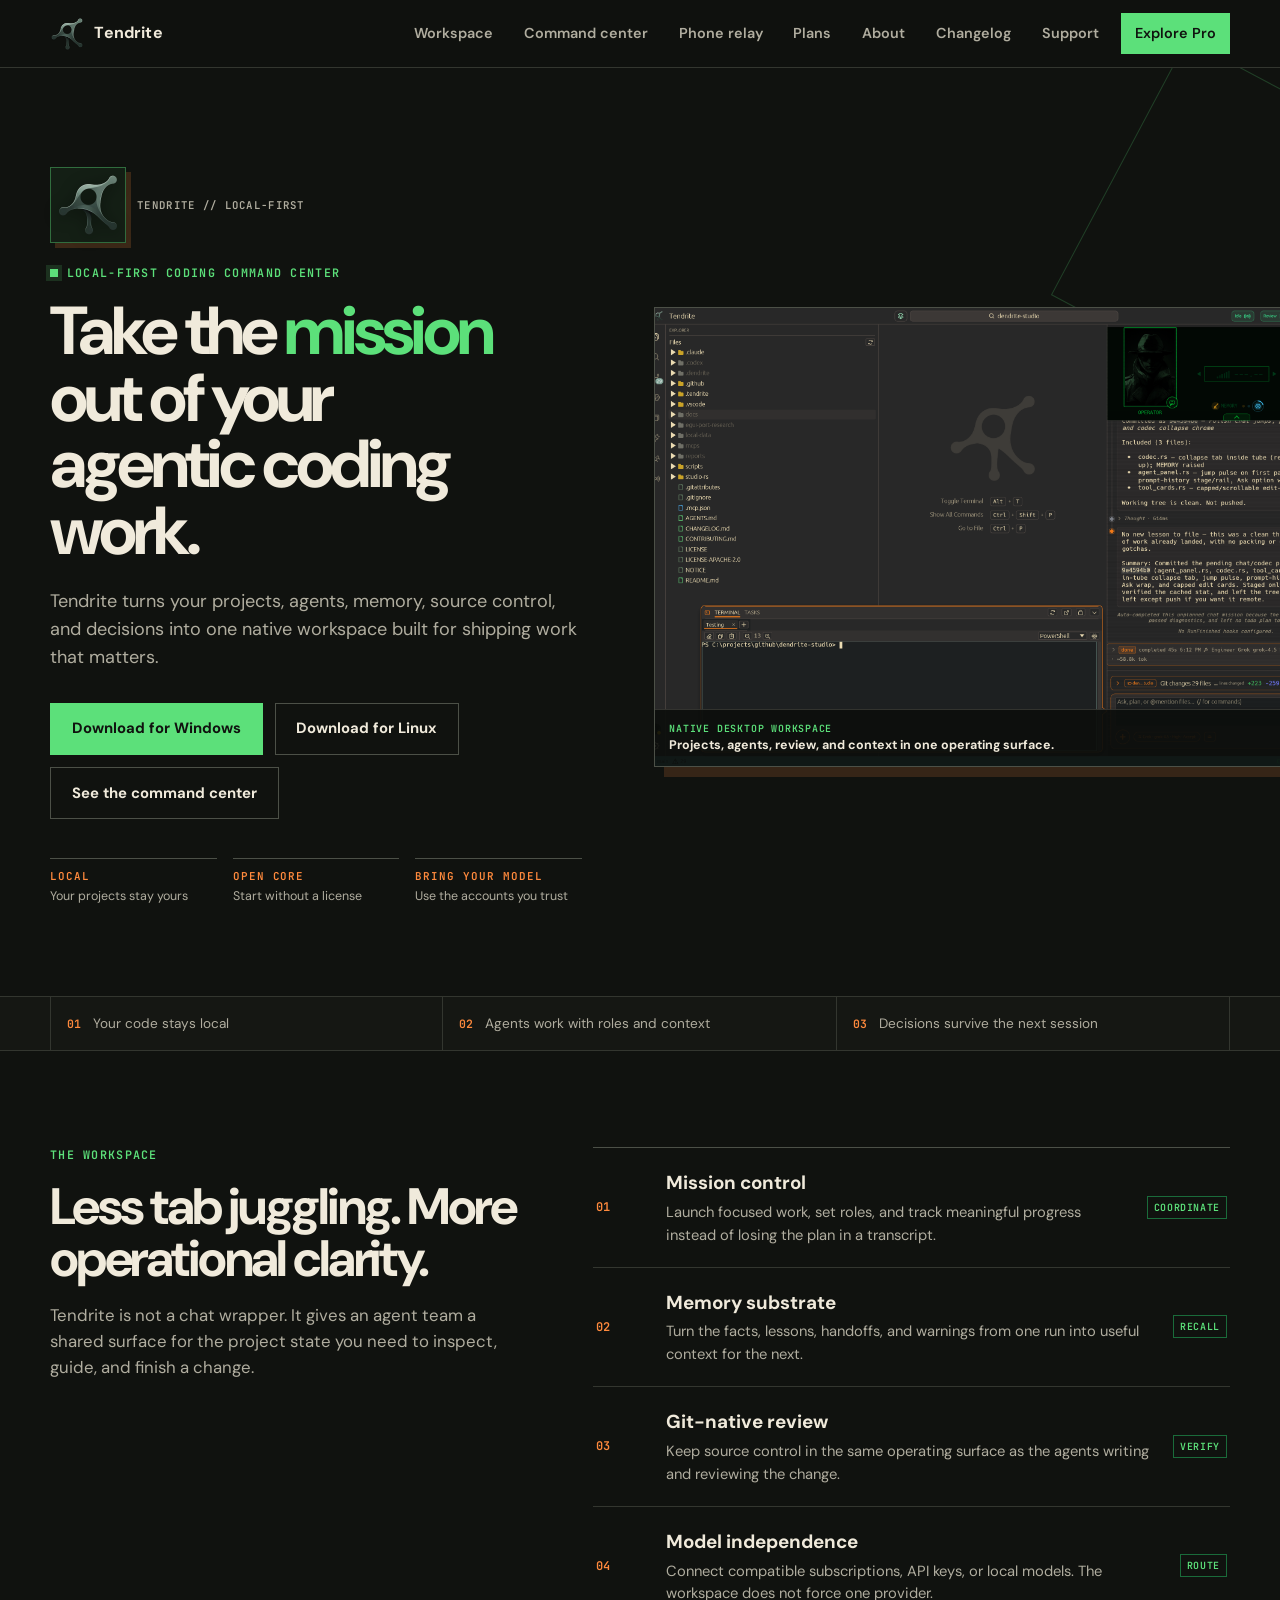
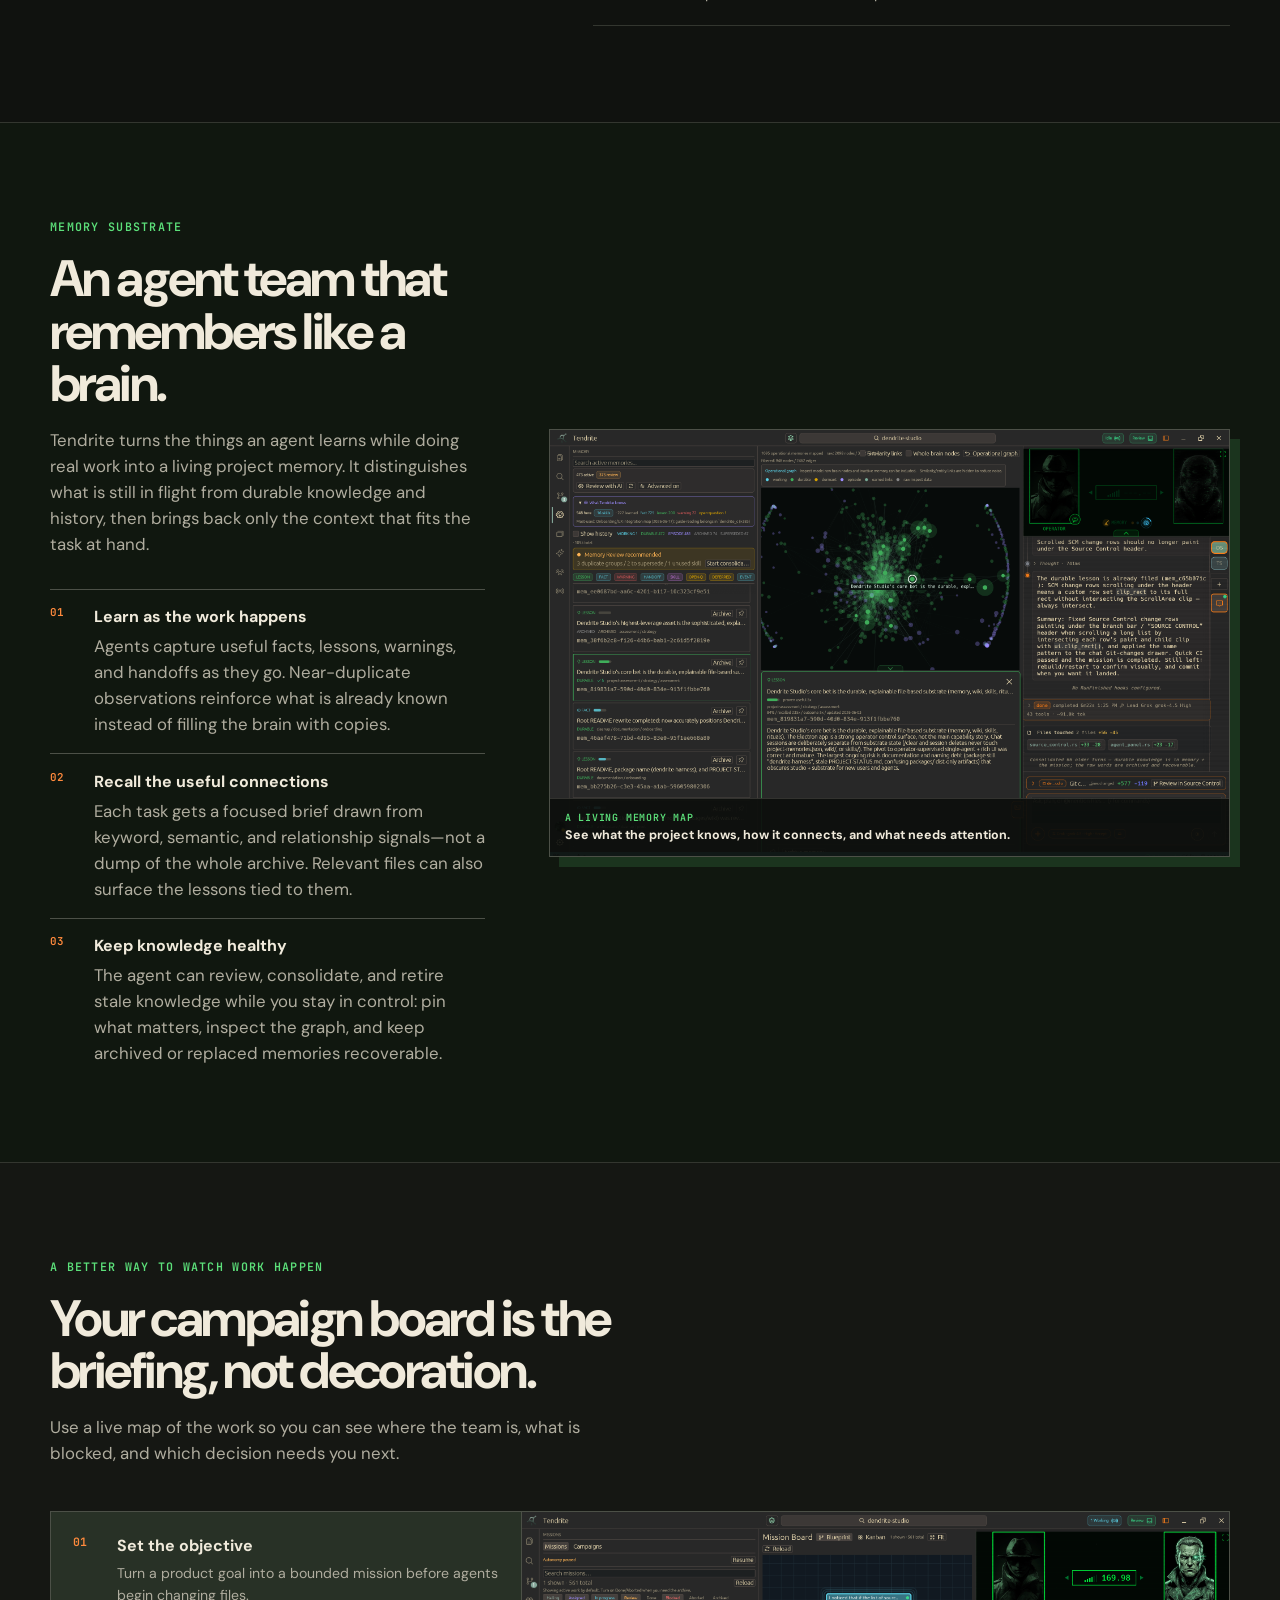
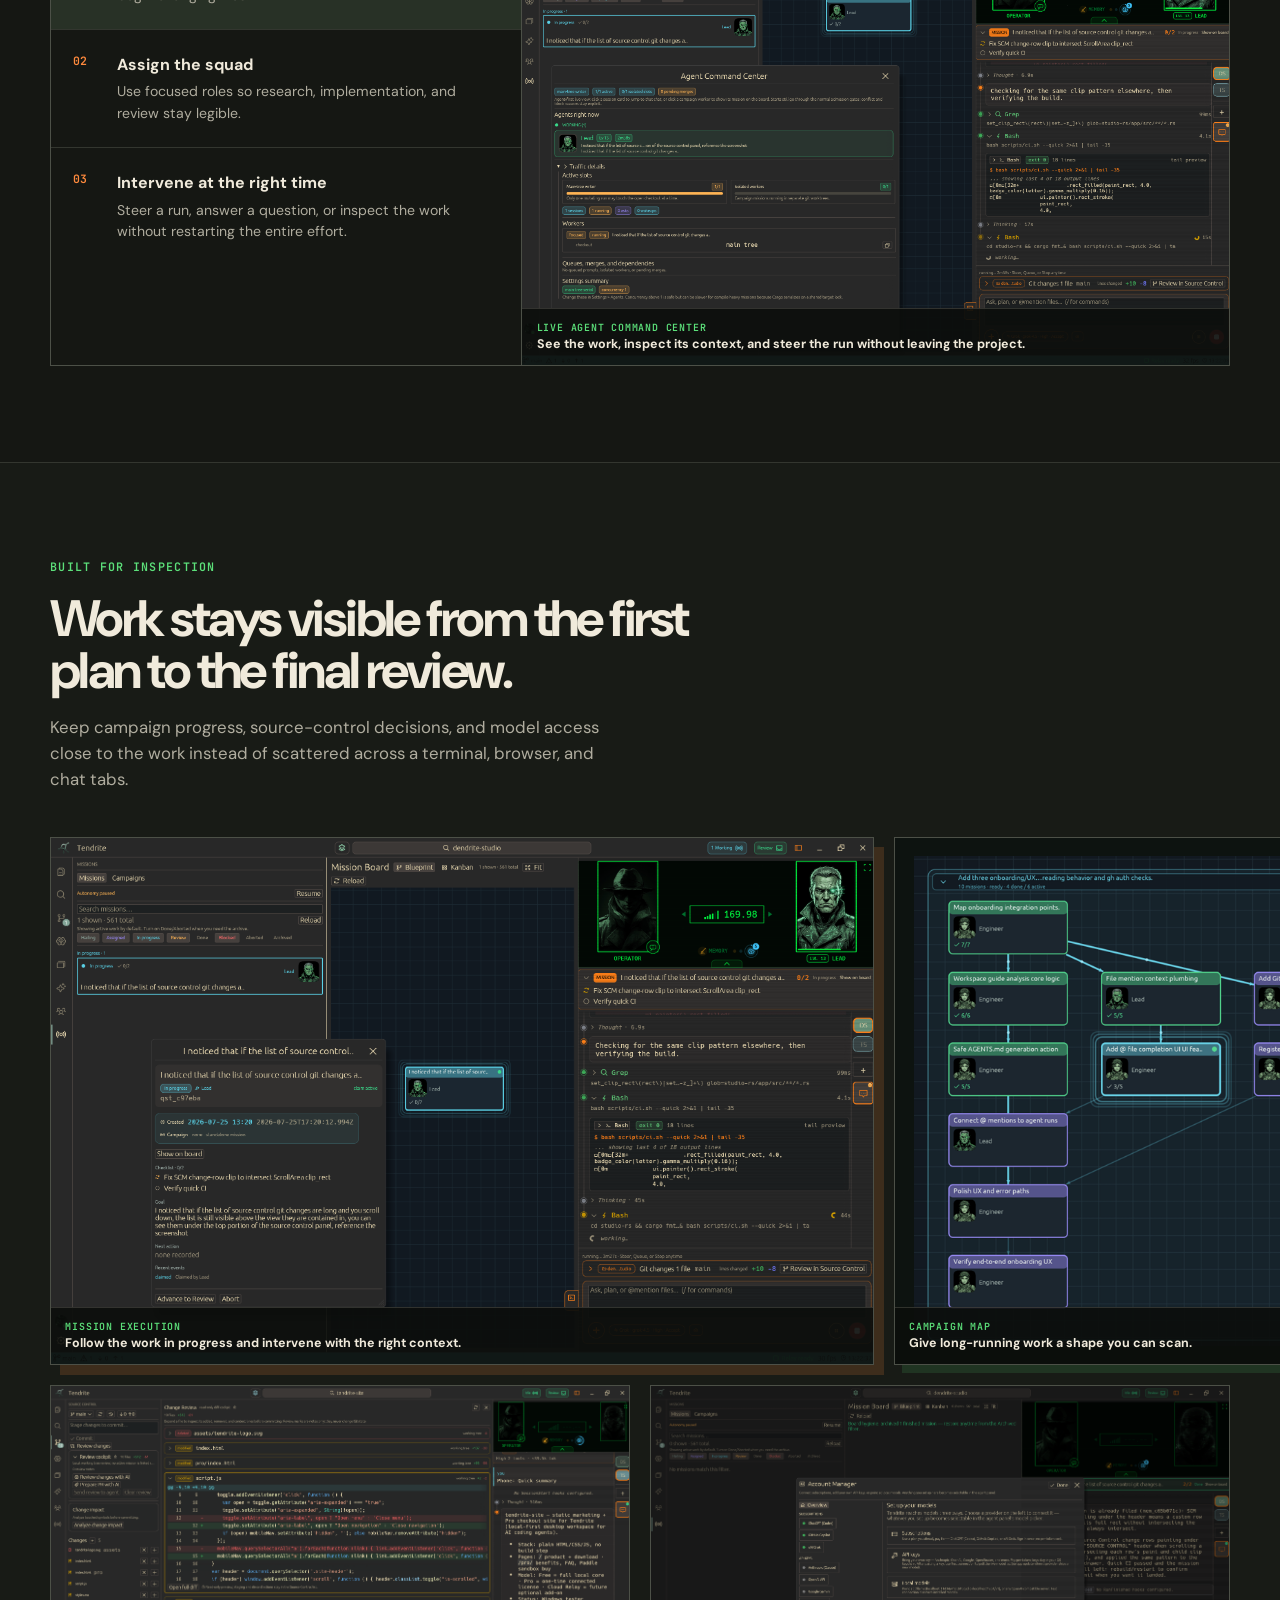
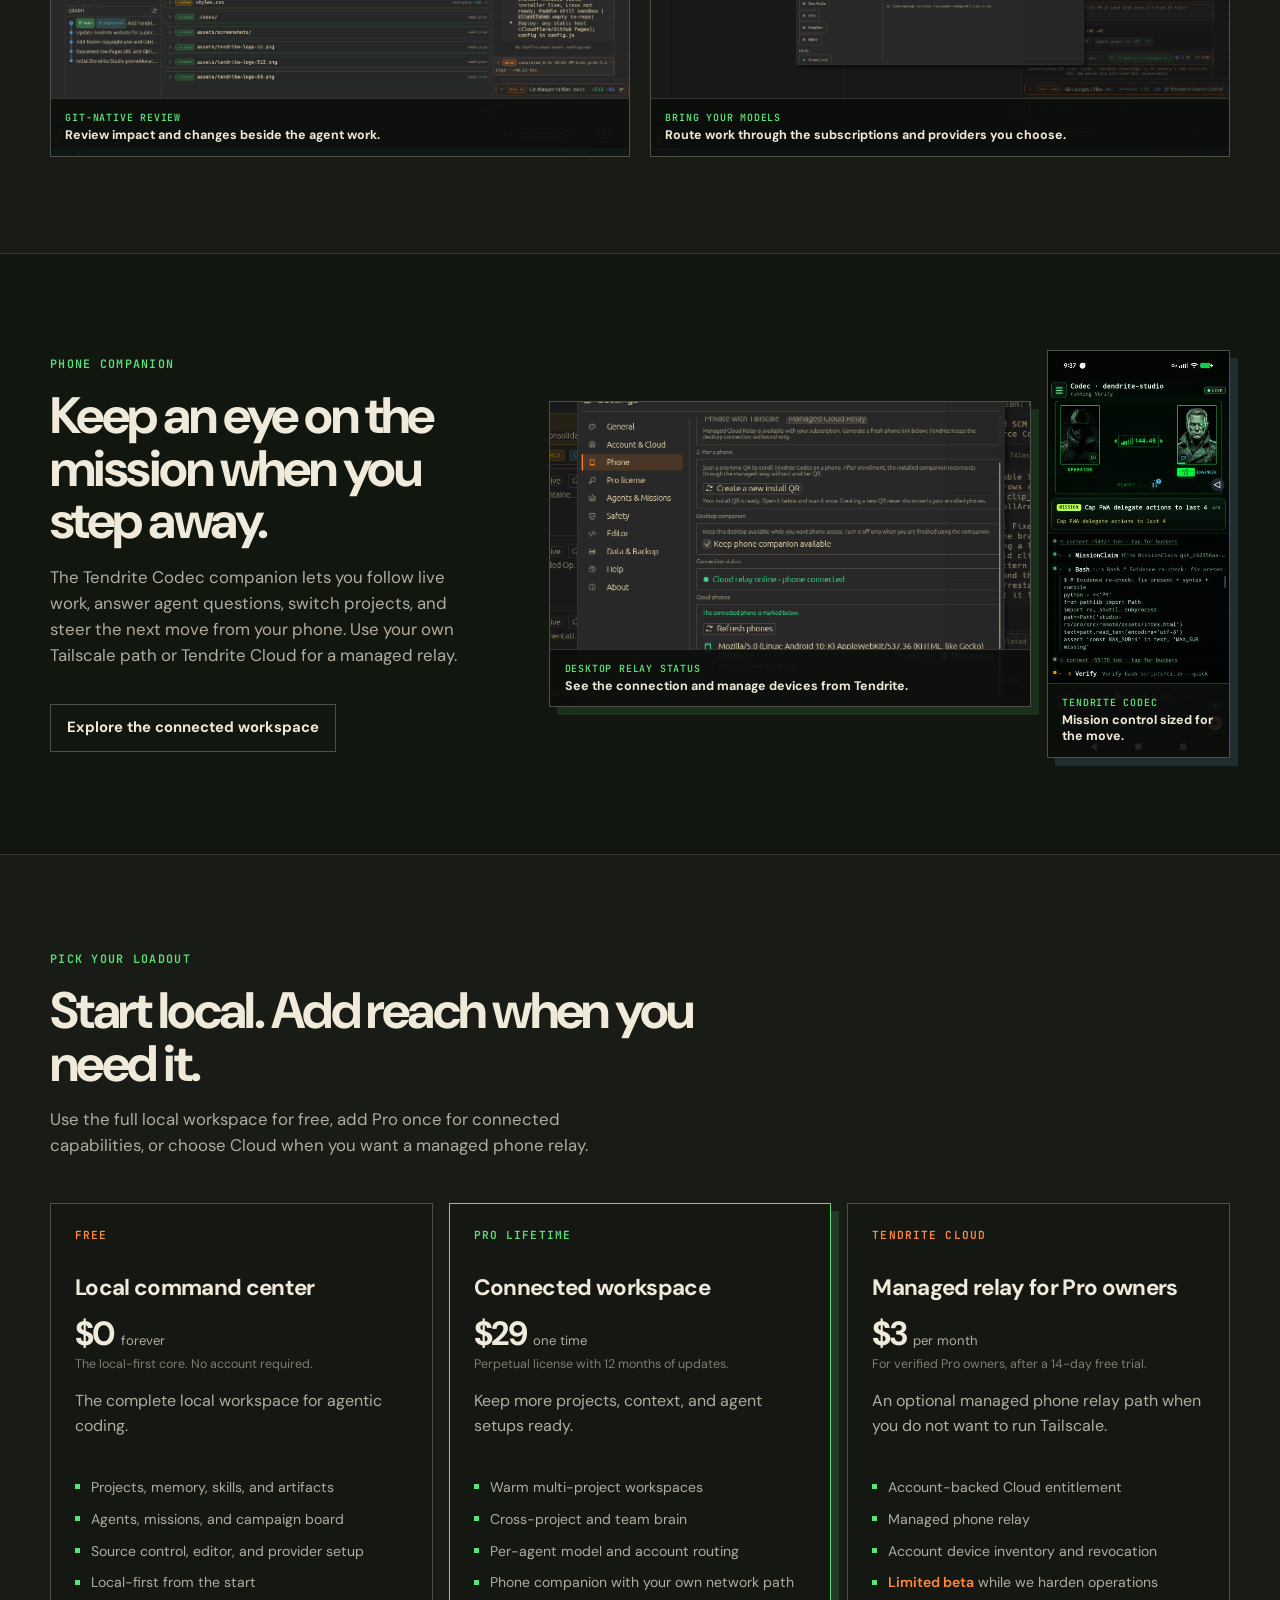
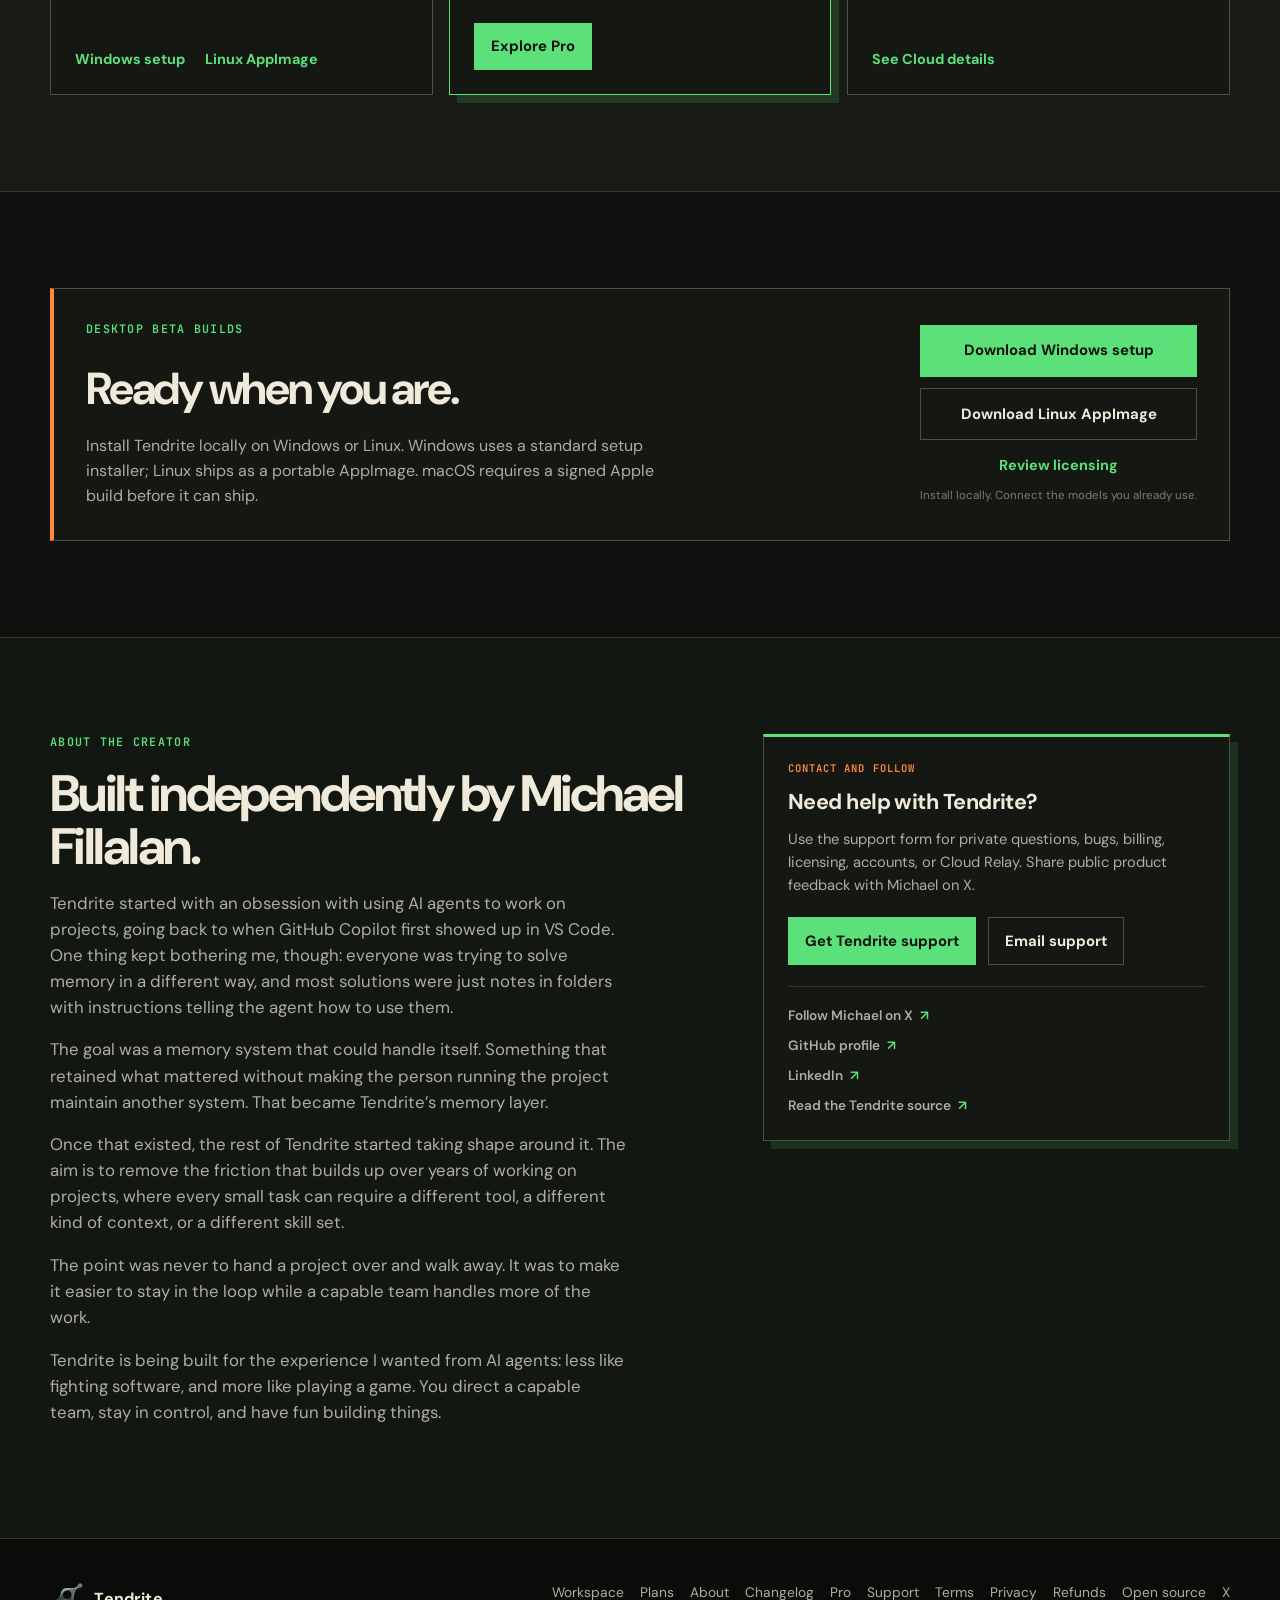
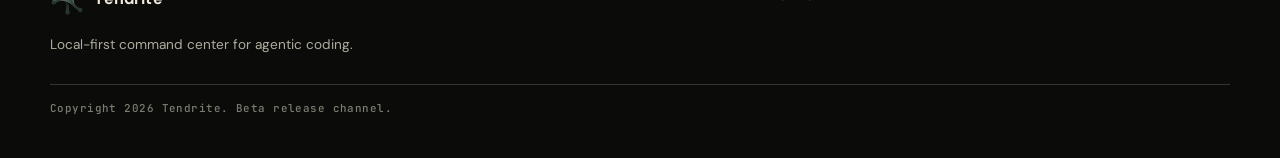
<file: index.html>
<!doctype html>
<html lang="en">
<head>
  <meta charset="utf-8">
  <meta name="viewport" content="width=device-width, initial-scale=1">
  <meta name="description" content="Tendrite is a local-first command center for AI-assisted coding work.">
  <title>Tendrite | Command your coding missions</title>
  <link rel="preconnect" href="https://fonts.googleapis.com">
  <link rel="preconnect" href="https://fonts.gstatic.com" crossorigin>
  <link href="https://fonts.googleapis.com/css2?family=DM+Sans:opsz,wght@9..40,400;9..40,500;9..40,600;9..40,700&family=JetBrains+Mono:wght@400;500;600&display=swap" rel="stylesheet">
  <link rel="icon" href="assets/tendrite-logo-32.png" type="image/png" sizes="32x32">
  <link rel="stylesheet" href="styles.css">
</head>
<body>
  <a class="skip-link" href="#main">Skip to content</a>
  <header class="site-header">
    <div class="container header-inner">
      <a class="brand" href="/" aria-label="Tendrite home">
        <span class="brand-mark"><img src="assets/tendrite-logo-64.png" width="64" height="64" alt=""></span>
        <span>Tendrite</span>
      </a>
      <nav class="nav" aria-label="Primary navigation">
        <a href="#workspace">Workspace</a>
        <a href="#command">Command center</a>
        <a href="#relay">Phone relay</a>
        <a href="#plans">Plans</a>
        <a href="#about">About</a>
        <a href="/changelog/">Changelog</a>
        <a href="/support/">Support</a>
        <a class="nav-cta" href="/pro/">Explore Pro</a>
      </nav>
      <button class="menu-toggle" type="button" aria-expanded="false" aria-controls="mobile-nav" aria-label="Open navigation">
        <span></span><span></span><span></span>
      </button>
    </div>
    <nav class="mobile-nav" id="mobile-nav" aria-label="Mobile navigation" hidden>
      <a href="#workspace">Workspace</a>
      <a href="#command">Command center</a>
      <a href="#relay">Phone relay</a>
      <a href="#plans">Plans</a>
      <a href="#about">About</a>
      <a href="/changelog/">Changelog</a>
      <a href="/support/">Support</a>
      <a href="/pro/">Explore Pro</a>
    </nav>
  </header>

  <main id="main">
    <section class="hero" id="top">
      <div class="container hero-grid">
        <div class="hero-copy">
          <div class="hero-brand-lockup" aria-hidden="true">
            <span class="hero-brand-mark"><img src="assets/tendrite-logo-512.png" width="512" height="512" alt=""></span>
            <span>TENDRITE // LOCAL-FIRST</span>
          </div>
          <p class="eyebrow"><span class="signal-dot"></span> Local-first coding command center</p>
          <h1>Take the <em>mission</em> out of your agentic coding work.</h1>
          <p class="lede">Tendrite turns your projects, agents, memory, source control, and decisions into one native workspace built for shipping work that matters.</p>
          <div class="action-row">
            <a class="btn btn-primary btn-lg" href="https://downloads.tendrite.dev/Tendrite-win-Setup.exe" data-download="windows">Download for Windows</a>
            <a class="btn btn-secondary btn-lg" href="https://downloads.tendrite.dev/Tendrite.AppImage" data-download="linux">Download for Linux</a>
            <a class="btn btn-secondary btn-lg" href="#command">See the command center</a>
          </div>
          <dl class="hero-stats" aria-label="Tendrite product facts">
            <div><dt>LOCAL</dt><dd>Your projects stay yours</dd></div>
            <div><dt>OPEN CORE</dt><dd>Start without a license</dd></div>
            <div><dt>BRING YOUR MODEL</dt><dd>Use the accounts you trust</dd></div>
          </dl>
        </div>

        <figure class="product-shot product-shot-hero">
          <img src="assets/screenshots/Overview-Tendrite-Desktop.png" alt="Tendrite desktop workspace with project explorer, agent activity, and source control" fetchpriority="high">
          <figcaption><span>Native desktop workspace</span><strong>Projects, agents, review, and context in one operating surface.</strong></figcaption>
        </figure>
      </div>
    </section>

    <section class="status-strip" aria-label="Product characteristics">
      <div class="container status-grid">
        <p><b>01</b> Your code stays local</p>
        <p><b>02</b> Agents work with roles and context</p>
        <p><b>03</b> Decisions survive the next session</p>
      </div>
    </section>

    <section class="section" id="workspace">
      <div class="container section-layout">
        <div class="section-head">
          <p class="eyebrow">The workspace</p>
          <h2>Less tab juggling. More operational clarity.</h2>
          <p>Tendrite is not a chat wrapper. It gives an agent team a shared surface for the project state you need to inspect, guide, and finish a change.</p>
        </div>
        <div class="feature-list">
          <article class="feature-row"><span class="feature-index">01</span><div><h3>Mission control</h3><p>Launch focused work, set roles, and track meaningful progress instead of losing the plan in a transcript.</p></div><span class="feature-tag">COORDINATE</span></article>
          <article class="feature-row"><span class="feature-index">02</span><div><h3>Memory substrate</h3><p>Turn the facts, lessons, handoffs, and warnings from one run into useful context for the next.</p></div><span class="feature-tag">RECALL</span></article>
          <article class="feature-row"><span class="feature-index">03</span><div><h3>Git-native review</h3><p>Keep source control in the same operating surface as the agents writing and reviewing the change.</p></div><span class="feature-tag">VERIFY</span></article>
          <article class="feature-row"><span class="feature-index">04</span><div><h3>Model independence</h3><p>Connect compatible subscriptions, API keys, or local models. The workspace does not force one provider.</p></div><span class="feature-tag">ROUTE</span></article>
        </div>
      </div>
    </section>

    <section class="section memory-section" id="memory">
      <div class="container memory-layout">
        <div class="memory-copy section-head">
          <p class="eyebrow">Memory substrate</p>
          <h2>An agent team that remembers like a brain.</h2>
          <p>Tendrite turns the things an agent learns while doing real work into a living project memory. It distinguishes what is still in flight from durable knowledge and history, then brings back only the context that fits the task at hand.</p>
          <div class="memory-principles">
            <article><span>01</span><div><h3>Learn as the work happens</h3><p>Agents capture useful facts, lessons, warnings, and handoffs as they go. Near-duplicate observations reinforce what is already known instead of filling the brain with copies.</p></div></article>
            <article><span>02</span><div><h3>Recall the useful connections</h3><p>Each task gets a focused brief drawn from keyword, semantic, and relationship signals—not a dump of the whole archive. Relevant files can also surface the lessons tied to them.</p></div></article>
            <article><span>03</span><div><h3>Keep knowledge healthy</h3><p>The agent can review, consolidate, and retire stale knowledge while you stay in control: pin what matters, inspect the graph, and keep archived or replaced memories recoverable.</p></div></article>
          </div>
        </div>
        <figure class="product-shot memory-shot">
          <img src="assets/screenshots/Memory-screenshot.png" alt="Tendrite Memory view showing active memories, an AI review prompt, knowledge categories, and a connected operational memory graph" loading="lazy">
          <figcaption><span>A living memory map</span><strong>See what the project knows, how it connects, and what needs attention.</strong></figcaption>
        </figure>
      </div>
    </section>

    <section class="section command-section" id="command">
      <div class="container">
        <div class="section-head section-head-wide">
          <p class="eyebrow">A better way to watch work happen</p>
          <h2>Your campaign board is the briefing, not decoration.</h2>
          <p>Use a live map of the work so you can see where the team is, what is blocked, and which decision needs you next.</p>
        </div>
        <div class="command-layout">
          <div class="command-copy">
            <div class="command-item active"><span>01</span><div><h3>Set the objective</h3><p>Turn a product goal into a bounded mission before agents begin changing files.</p></div></div>
            <div class="command-item"><span>02</span><div><h3>Assign the squad</h3><p>Use focused roles so research, implementation, and review stay legible.</p></div></div>
            <div class="command-item"><span>03</span><div><h3>Intervene at the right time</h3><p>Steer a run, answer a question, or inspect the work without restarting the entire effort.</p></div></div>
          </div>
          <figure class="product-shot product-shot-command">
            <img src="assets/screenshots/ai-agent-command-center.png" alt="Tendrite Agent Command Center showing live mission work, agent context, and operator controls" loading="lazy">
            <figcaption><span>Live agent command center</span><strong>See the work, inspect its context, and steer the run without leaving the project.</strong></figcaption>
          </figure>
        </div>
      </div>
    </section>

    <section class="section proof-section" id="workflow">
      <div class="container">
        <div class="section-head section-head-wide">
          <p class="eyebrow">Built for inspection</p>
          <h2>Work stays visible from the first plan to the final review.</h2>
          <p>Keep campaign progress, source-control decisions, and model access close to the work instead of scattered across a terminal, browser, and chat tabs.</p>
        </div>
        <div class="proof-layout">
          <figure class="product-shot proof-primary">
            <img src="assets/screenshots/ai-agent-working-on-mission.png" alt="Tendrite mission board with agents actively working on a scoped implementation mission" loading="lazy">
            <figcaption><span>Mission execution</span><strong>Follow the work in progress and intervene with the right context.</strong></figcaption>
          </figure>
          <figure class="product-shot proof-map">
            <img src="assets/screenshots/mission-blueprint-map.png" alt="Tendrite campaign blueprint map showing connected mission stages" loading="lazy">
            <figcaption><span>Campaign map</span><strong>Give long-running work a shape you can scan.</strong></figcaption>
          </figure>
        </div>
        <div class="proof-detail-grid">
          <figure class="product-shot proof-detail">
            <img src="assets/screenshots/Review-Cockpit-source-control.png" alt="Tendrite source control review cockpit with changed files and commit history" loading="lazy">
            <figcaption><span>Git-native review</span><strong>Review impact and changes beside the agent work.</strong></figcaption>
          </figure>
          <figure class="product-shot proof-detail">
            <img src="assets/screenshots/ai-subscription-account-manager.png" alt="Tendrite account manager listing subscription and API model providers" loading="lazy">
            <figcaption><span>Bring your models</span><strong>Route work through the subscriptions and providers you choose.</strong></figcaption>
          </figure>
        </div>
      </div>
    </section>

    <section class="section relay-section" id="relay">
      <div class="container relay-layout">
        <div class="relay-copy section-head">
          <p class="eyebrow">Phone companion</p>
          <h2>Keep an eye on the mission when you step away.</h2>
          <p>The Tendrite Codec companion lets you follow live work, answer agent questions, switch projects, and steer the next move from your phone. Use your own Tailscale path or Tendrite Cloud for a managed relay.</p>
          <a class="btn btn-secondary" href="/pro/#cloud">Explore the connected workspace</a>
        </div>
        <div class="relay-visuals">
          <figure class="product-shot relay-desktop">
            <img src="assets/screenshots/Relay-phone-connected.png" alt="Tendrite desktop phone settings showing a connected managed cloud relay" loading="lazy">
            <figcaption><span>Desktop relay status</span><strong>See the connection and manage devices from Tendrite.</strong></figcaption>
          </figure>
          <figure class="product-shot phone-shot">
            <img src="assets/screenshots/PWA-Screenshot.png" alt="Tendrite Codec phone companion showing live mission activity and remote controls" loading="lazy">
            <figcaption><span>Tendrite Codec</span><strong>Mission control sized for the move.</strong></figcaption>
          </figure>
        </div>
      </div>
    </section>

    <section class="section plans-section" id="plans">
      <div class="container">
        <div class="section-head section-head-wide"><p class="eyebrow">Pick your loadout</p><h2>Start local. Add reach when you need it.</h2><p>Use the full local workspace for free, add Pro once for connected capabilities, or choose Cloud when you want a managed phone relay.</p></div>
        <div class="plan-grid">
          <article class="plan-card"><p class="plan-kicker">FREE</p><h3>Local command center</h3><p class="plan-price"><span class="plan-price-amount">$0</span><span class="plan-price-cadence">forever</span></p><p class="plan-price-note">The local-first core. No account required.</p><p class="plan-summary">The complete local workspace for agentic coding.</p><ul><li>Projects, memory, skills, and artifacts</li><li>Agents, missions, and campaign board</li><li>Source control, editor, and provider setup</li><li>Local-first from the start</li></ul><div class="platform-links"><a class="text-link" href="https://downloads.tendrite.dev/Tendrite-win-Setup.exe" data-download="windows">Windows setup</a><a class="text-link" href="https://downloads.tendrite.dev/Tendrite.AppImage" data-download="linux">Linux AppImage</a></div></article>
          <article class="plan-card plan-card-highlight"><p class="plan-kicker">PRO LIFETIME</p><h3>Connected workspace</h3><p class="plan-price"><span class="plan-price-amount">$29</span><span class="plan-price-cadence">one time</span></p><p class="plan-price-note">Perpetual license with 12 months of updates.</p><p class="plan-summary">Keep more projects, context, and agent setups ready.</p><ul><li>Warm multi-project workspaces</li><li>Cross-project and team brain</li><li>Per-agent model and account routing</li><li>Phone companion with your own network path</li></ul><a class="btn btn-primary" href="/pro/">Explore Pro</a></article>
          <article class="plan-card"><p class="plan-kicker">TENDRITE CLOUD</p><h3>Managed relay for Pro owners</h3><p class="plan-price"><span class="plan-price-amount">$3</span><span class="plan-price-cadence">per month</span></p><p class="plan-price-note">For verified Pro owners, after a 14-day free trial.</p><p class="plan-summary">An optional managed phone relay path when you do not want to run Tailscale.</p><ul><li>Account-backed Cloud entitlement</li><li>Managed phone relay</li><li>Account device inventory and revocation</li><li><strong>Limited beta</strong> while we harden operations</li></ul><a class="text-link" href="/pro/#cloud">See Cloud details</a></article>
        </div>
      </div>
    </section>

    <section class="section download-section" id="downloads">
      <div class="container download-panel">
        <div><p class="eyebrow">Desktop beta builds</p><h2>Ready when you are.</h2><p>Install Tendrite locally on Windows or Linux. Windows uses a standard setup installer; Linux ships as a portable AppImage. macOS requires a signed Apple build before it can ship.</p></div>
        <div class="download-actions"><a class="btn btn-primary btn-lg" href="https://downloads.tendrite.dev/Tendrite-win-Setup.exe" data-download="windows">Download Windows setup</a><a class="btn btn-secondary btn-lg" href="https://downloads.tendrite.dev/Tendrite.AppImage" data-download="linux">Download Linux AppImage</a><a class="text-link download-license-link" href="/pro/">Review licensing</a><small>Install locally. Connect the models you already use.</small></div>
      </div>
    </section>

    <section class="section creator-section" id="about">
      <div class="container creator-layout">
        <div class="section-head creator-copy">
          <p class="eyebrow">About the creator</p>
          <h2>Built independently by Michael Fillalan.</h2>
          <p>Tendrite started with an obsession with using AI agents to work on projects, going back to when GitHub Copilot first showed up in VS Code. One thing kept bothering me, though: everyone was trying to solve memory in a different way, and most solutions were just notes in folders with instructions telling the agent how to use them.</p>
          <p>The goal was a memory system that could handle itself. Something that retained what mattered without making the person running the project maintain another system. That became Tendrite&rsquo;s memory layer.</p>
          <p>Once that existed, the rest of Tendrite started taking shape around it. The aim is to remove the friction that builds up over years of working on projects, where every small task can require a different tool, a different kind of context, or a different skill set.</p>
          <p>The point was never to hand a project over and walk away. It was to make it easier to stay in the loop while a capable team handles more of the work.</p>
          <p>Tendrite is being built for the experience I wanted from AI agents: less like fighting software, and more like playing a game. You direct a capable team, stay in control, and have fun building things.</p>
        </div>
        <aside class="creator-contact" aria-labelledby="contact-title">
          <p class="contact-kicker">Contact and follow</p>
          <h3 id="contact-title">Need help with Tendrite?</h3>
          <p>Use the support form for private questions, bugs, billing, licensing, accounts, or Cloud Relay. Share public product feedback with Michael on X.</p>
          <div class="action-row"><a class="btn btn-primary" href="/support/">Get Tendrite support</a><a class="btn btn-secondary" href="mailto:support@tendrite.dev">Email support</a></div>
          <div class="creator-links" aria-label="Creator links">
            <a href="https://x.com/MichaelFillalan" target="_blank" rel="noopener noreferrer">Follow Michael on X</a>
            <a href="https://github.com/mfillalan" target="_blank" rel="noopener noreferrer">GitHub profile</a>
            <a href="https://www.linkedin.com/in/michael-fillalan/" target="_blank" rel="noopener noreferrer">LinkedIn</a>
            <a href="https://github.com/mfillalan/tendrite" target="_blank" rel="noopener noreferrer">Read the Tendrite source</a>
          </div>
        </aside>
      </div>
    </section>
  </main>

  <footer class="site-footer"><div class="container footer-inner"><div><a class="brand" href="/"><span class="brand-mark"><img src="assets/tendrite-logo-64.png" width="64" height="64" alt=""></span><span>Tendrite</span></a><p>Local-first command center for agentic coding.</p></div><nav aria-label="Footer navigation"><a href="#workspace">Workspace</a><a href="#plans">Plans</a><a href="#about">About</a><a href="/changelog/">Changelog</a><a href="/pro/">Pro</a><a href="/support/">Support</a><a href="/terms/">Terms</a><a href="/privacy/">Privacy</a><a href="/refunds/">Refunds</a><a href="https://github.com/mfillalan/tendrite" target="_blank" rel="noopener noreferrer">Open source</a><a href="https://x.com/MichaelFillalan" target="_blank" rel="noopener noreferrer">X</a></nav><p class="footer-meta">Copyright <span id="footer-year">2026</span> Tendrite. Beta release channel.</p></div></footer>

  <dialog class="image-lightbox" data-image-lightbox aria-labelledby="image-lightbox-title">
    <div class="image-lightbox-bar">
      <p class="image-lightbox-kicker">Product capture</p>
      <button class="image-lightbox-close" type="button" data-lightbox-close aria-label="Close full-size image">Close</button>
    </div>
    <figure>
      <img data-lightbox-image alt="">
      <figcaption id="image-lightbox-title" data-lightbox-caption></figcaption>
    </figure>
  </dialog>

  <script src="config.js"></script><script src="script.js"></script>
</body>
</html>
</file>
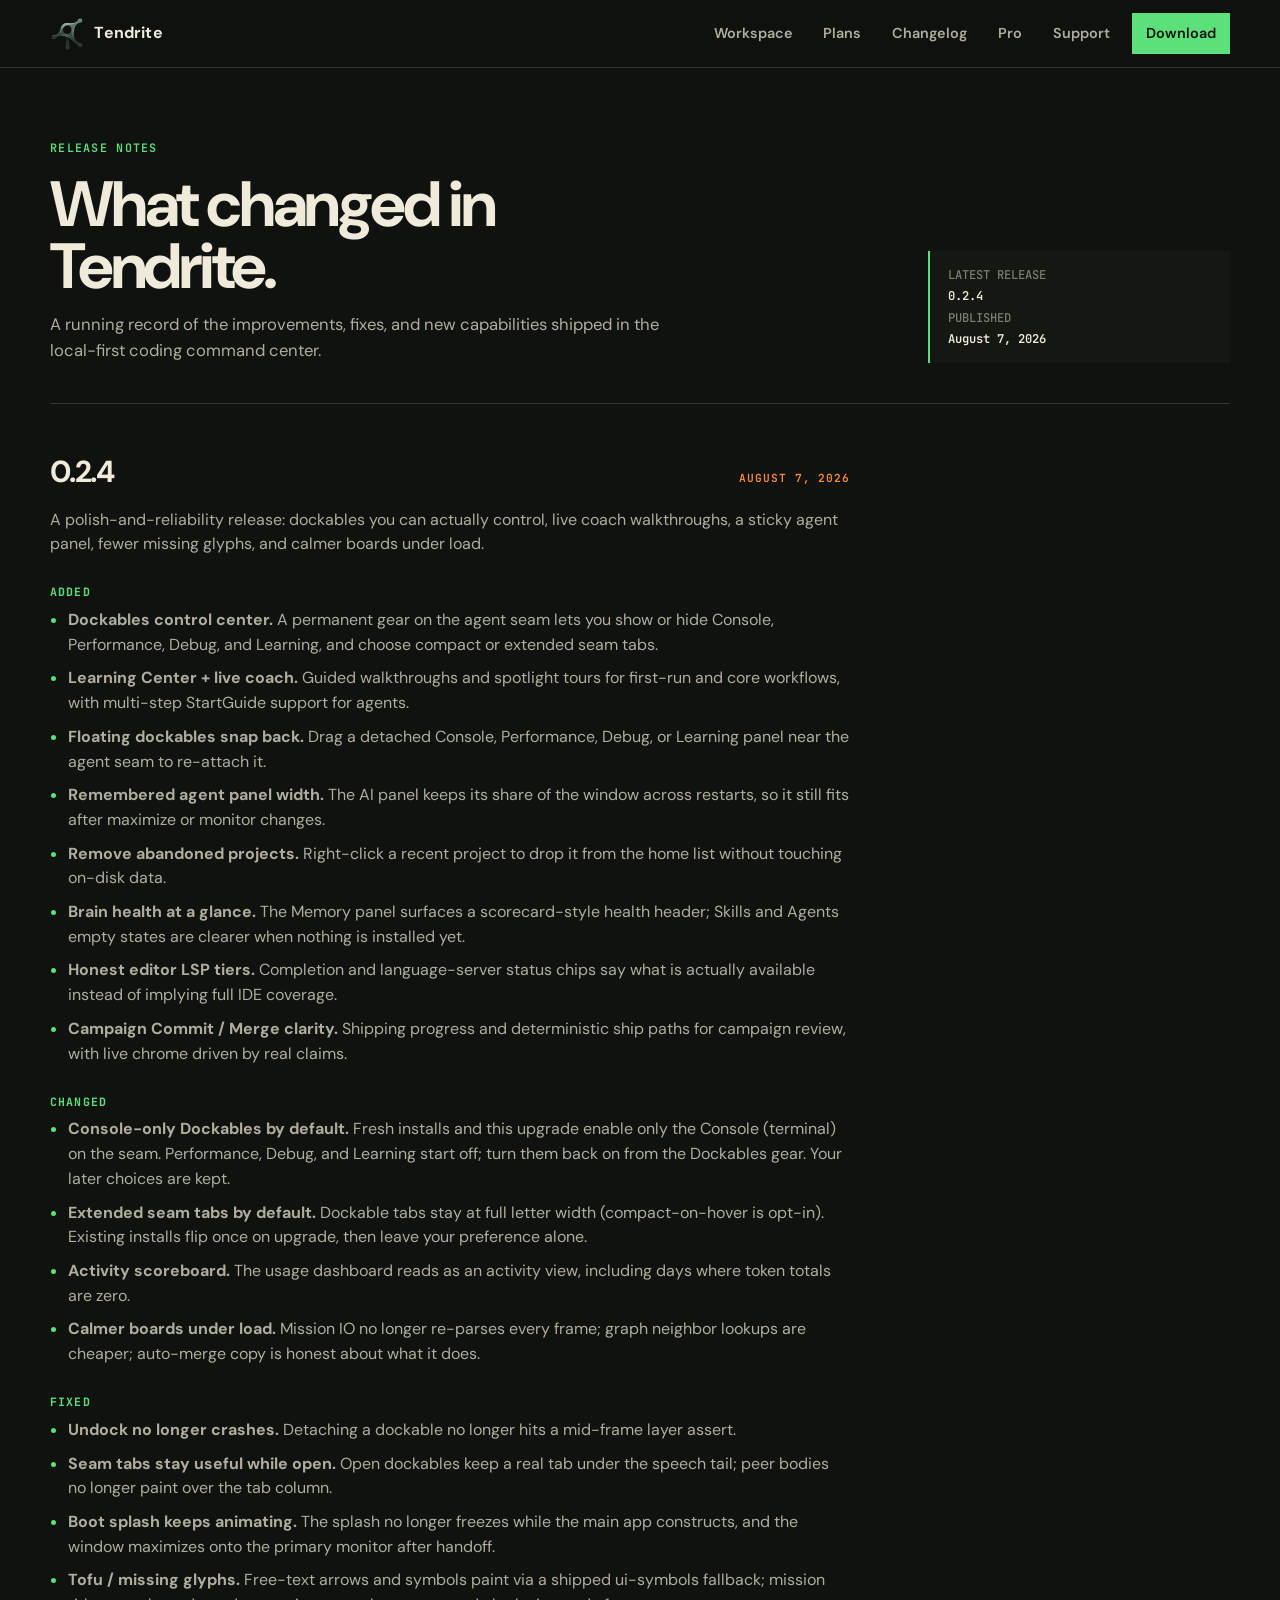
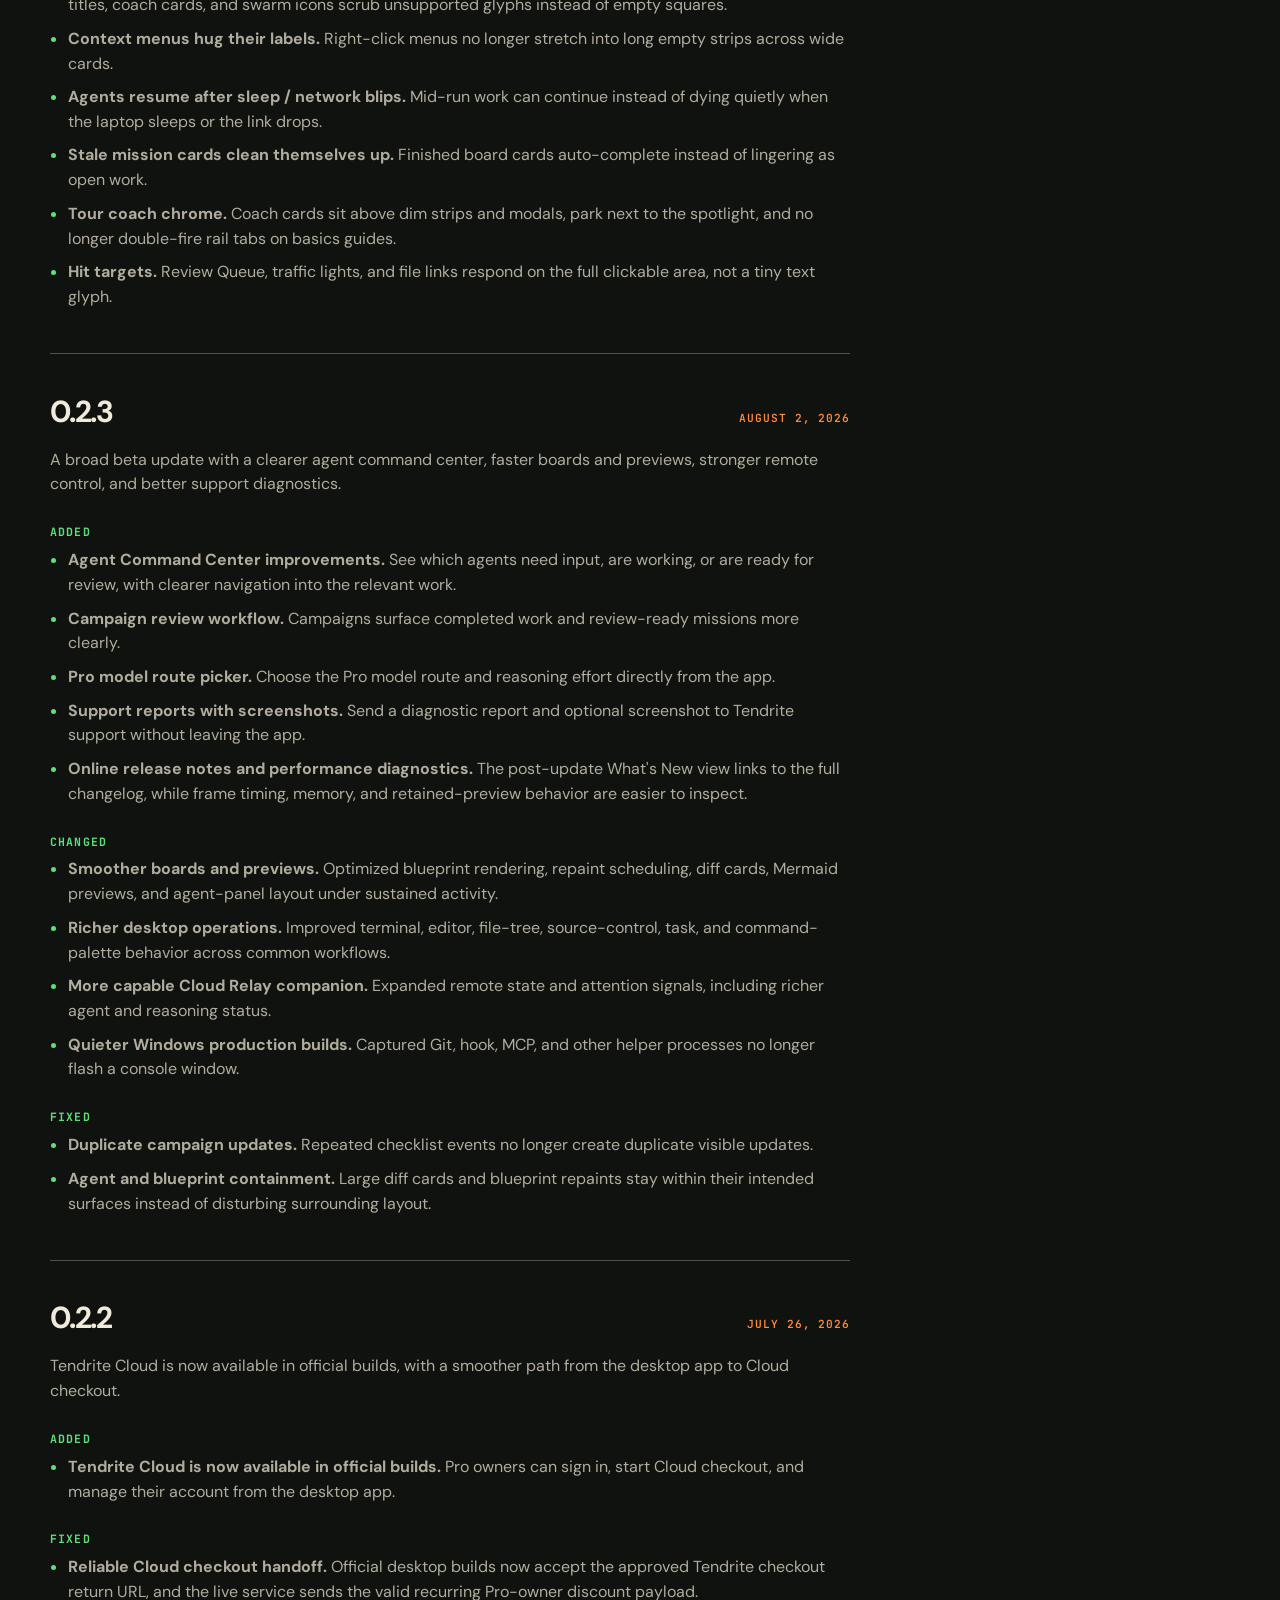
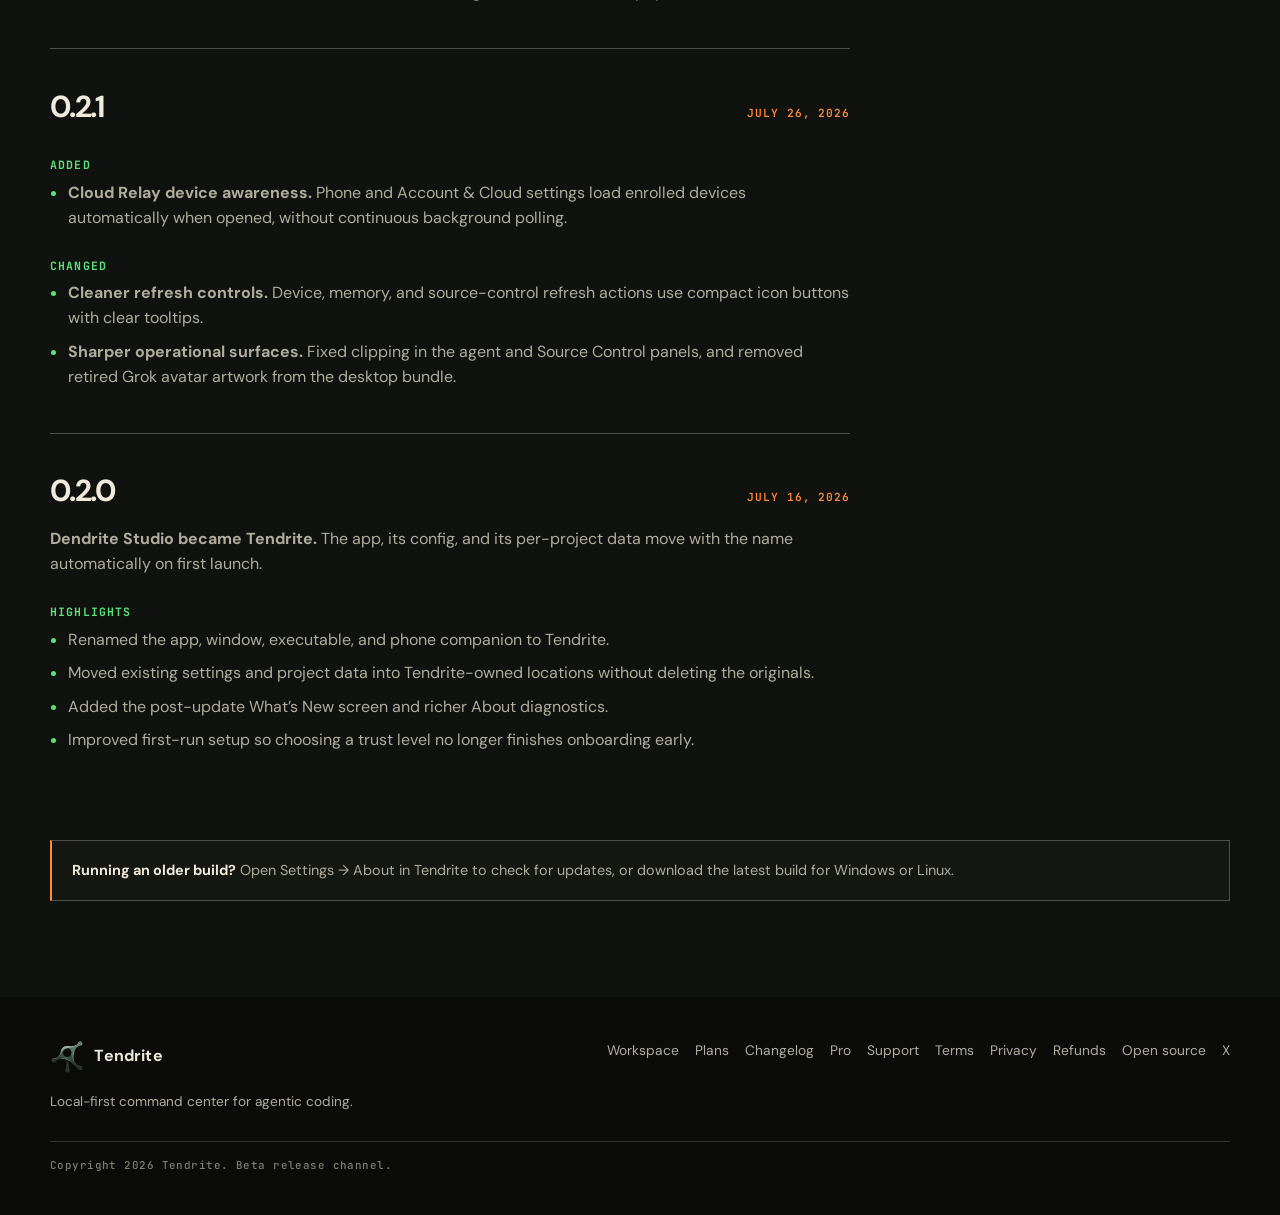
<file: changelog/index.html>
<!doctype html>
<html lang="en">
<head>
  <meta charset="utf-8">
  <meta name="viewport" content="width=device-width, initial-scale=1">
  <meta name="description" content="Release notes for Tendrite, the local-first command center for AI-assisted coding work.">
  <title>Tendrite | Changelog</title>
  <link rel="preconnect" href="https://fonts.googleapis.com">
  <link rel="preconnect" href="https://fonts.gstatic.com" crossorigin>
  <link href="https://fonts.googleapis.com/css2?family=DM+Sans:opsz,wght@9..40,400;9..40,500;9..40,600;9..40,700&family=JetBrains+Mono:wght@400;500;600&display=swap" rel="stylesheet">
  <link rel="icon" href="../assets/tendrite-logo-32.png" type="image/png" sizes="32x32">
  <link rel="stylesheet" href="../styles.css">
</head>
<body>
  <a class="skip-link" href="#main">Skip to content</a>
  <header class="site-header">
    <div class="container header-inner">
      <a class="brand" href="../" aria-label="Tendrite home">
        <span class="brand-mark"><img src="../assets/tendrite-logo-64.png" width="64" height="64" alt=""></span>
        <span>Tendrite</span>
      </a>
      <nav class="nav" aria-label="Primary navigation">
        <a href="../">Workspace</a>
        <a href="../#plans">Plans</a>
        <a href="./">Changelog</a>
        <a href="../pro/">Pro</a>
        <a href="../support/">Support</a>
        <a class="nav-cta" href="../#downloads">Download</a>
      </nav>
      <button class="menu-toggle" type="button" aria-expanded="false" aria-controls="mobile-nav" aria-label="Open navigation">
        <span></span><span></span><span></span>
      </button>
    </div>
    <nav class="mobile-nav" id="mobile-nav" aria-label="Mobile navigation" hidden>
      <a href="../">Workspace</a>
      <a href="../#plans">Plans</a>
      <a href="./">Changelog</a>
      <a href="../pro/">Pro</a>
      <a href="../support/">Support</a>
      <a href="../#downloads">Download</a>
    </nav>
  </header>

  <main id="main" class="changelog-main">
    <div class="container">
      <section class="changelog-hero">
        <div>
          <p class="eyebrow">Release notes</p>
          <h1>What changed in Tendrite.</h1>
          <p>A running record of the improvements, fixes, and new capabilities shipped in the local-first coding command center.</p>
        </div>
        <div class="changelog-meta">
          <span>Latest release</span>
          <strong>0.2.4</strong>
          <span>Published</span>
          <strong>August 7, 2026</strong>
        </div>
      </section>

      <section class="release-list" aria-label="Tendrite releases">
        <article class="release-entry" id="0-2-4">
          <div class="release-heading">
            <h2>0.2.4</h2>
            <time class="release-date" datetime="2026-08-07">August 7, 2026</time>
          </div>
          <p class="release-summary">A polish-and-reliability release: dockables you can actually control, live coach walkthroughs, a sticky agent panel, fewer missing glyphs, and calmer boards under load.</p>
          <h3>Added</h3>
          <ul>
            <li><strong>Dockables control center.</strong> A permanent gear on the agent seam lets you show or hide Console, Performance, Debug, and Learning, and choose compact or extended seam tabs.</li>
            <li><strong>Learning Center + live coach.</strong> Guided walkthroughs and spotlight tours for first-run and core workflows, with multi-step StartGuide support for agents.</li>
            <li><strong>Floating dockables snap back.</strong> Drag a detached Console, Performance, Debug, or Learning panel near the agent seam to re-attach it.</li>
            <li><strong>Remembered agent panel width.</strong> The AI panel keeps its share of the window across restarts, so it still fits after maximize or monitor changes.</li>
            <li><strong>Remove abandoned projects.</strong> Right-click a recent project to drop it from the home list without touching on-disk data.</li>
            <li><strong>Brain health at a glance.</strong> The Memory panel surfaces a scorecard-style health header; Skills and Agents empty states are clearer when nothing is installed yet.</li>
            <li><strong>Honest editor LSP tiers.</strong> Completion and language-server status chips say what is actually available instead of implying full IDE coverage.</li>
            <li><strong>Campaign Commit / Merge clarity.</strong> Shipping progress and deterministic ship paths for campaign review, with live chrome driven by real claims.</li>
          </ul>
          <h3>Changed</h3>
          <ul>
            <li><strong>Console-only Dockables by default.</strong> Fresh installs and this upgrade enable only the Console (terminal) on the seam. Performance, Debug, and Learning start off; turn them back on from the Dockables gear. Your later choices are kept.</li>
            <li><strong>Extended seam tabs by default.</strong> Dockable tabs stay at full letter width (compact-on-hover is opt-in). Existing installs flip once on upgrade, then leave your preference alone.</li>
            <li><strong>Activity scoreboard.</strong> The usage dashboard reads as an activity view, including days where token totals are zero.</li>
            <li><strong>Calmer boards under load.</strong> Mission IO no longer re-parses every frame; graph neighbor lookups are cheaper; auto-merge copy is honest about what it does.</li>
          </ul>
          <h3>Fixed</h3>
          <ul>
            <li><strong>Undock no longer crashes.</strong> Detaching a dockable no longer hits a mid-frame layer assert.</li>
            <li><strong>Seam tabs stay useful while open.</strong> Open dockables keep a real tab under the speech tail; peer bodies no longer paint over the tab column.</li>
            <li><strong>Boot splash keeps animating.</strong> The splash no longer freezes while the main app constructs, and the window maximizes onto the primary monitor after handoff.</li>
            <li><strong>Tofu / missing glyphs.</strong> Free-text arrows and symbols paint via a shipped ui-symbols fallback; mission titles, coach cards, and swarm icons scrub unsupported glyphs instead of empty squares.</li>
            <li><strong>Context menus hug their labels.</strong> Right-click menus no longer stretch into long empty strips across wide cards.</li>
            <li><strong>Agents resume after sleep / network blips.</strong> Mid-run work can continue instead of dying quietly when the laptop sleeps or the link drops.</li>
            <li><strong>Stale mission cards clean themselves up.</strong> Finished board cards auto-complete instead of lingering as open work.</li>
            <li><strong>Tour coach chrome.</strong> Coach cards sit above dim strips and modals, park next to the spotlight, and no longer double-fire rail tabs on basics guides.</li>
            <li><strong>Hit targets.</strong> Review Queue, traffic lights, and file links respond on the full clickable area, not a tiny text glyph.</li>
          </ul>
        </article>

        <article class="release-entry" id="0-2-3">
          <div class="release-heading">
            <h2>0.2.3</h2>
            <time class="release-date" datetime="2026-08-02">August 2, 2026</time>
          </div>
          <p class="release-summary">A broad beta update with a clearer agent command center, faster boards and previews, stronger remote control, and better support diagnostics.</p>
          <h3>Added</h3>
          <ul>
            <li><strong>Agent Command Center improvements.</strong> See which agents need input, are working, or are ready for review, with clearer navigation into the relevant work.</li>
            <li><strong>Campaign review workflow.</strong> Campaigns surface completed work and review-ready missions more clearly.</li>
            <li><strong>Pro model route picker.</strong> Choose the Pro model route and reasoning effort directly from the app.</li>
            <li><strong>Support reports with screenshots.</strong> Send a diagnostic report and optional screenshot to Tendrite support without leaving the app.</li>
            <li><strong>Online release notes and performance diagnostics.</strong> The post-update What's New view links to the full changelog, while frame timing, memory, and retained-preview behavior are easier to inspect.</li>
          </ul>
          <h3>Changed</h3>
          <ul>
            <li><strong>Smoother boards and previews.</strong> Optimized blueprint rendering, repaint scheduling, diff cards, Mermaid previews, and agent-panel layout under sustained activity.</li>
            <li><strong>Richer desktop operations.</strong> Improved terminal, editor, file-tree, source-control, task, and command-palette behavior across common workflows.</li>
            <li><strong>More capable Cloud Relay companion.</strong> Expanded remote state and attention signals, including richer agent and reasoning status.</li>
            <li><strong>Quieter Windows production builds.</strong> Captured Git, hook, MCP, and other helper processes no longer flash a console window.</li>
          </ul>
          <h3>Fixed</h3>
          <ul>
            <li><strong>Duplicate campaign updates.</strong> Repeated checklist events no longer create duplicate visible updates.</li>
            <li><strong>Agent and blueprint containment.</strong> Large diff cards and blueprint repaints stay within their intended surfaces instead of disturbing surrounding layout.</li>
          </ul>
        </article>

        <article class="release-entry" id="0-2-2">
          <div class="release-heading">
            <h2>0.2.2</h2>
            <time class="release-date" datetime="2026-07-26">July 26, 2026</time>
          </div>
          <p class="release-summary">Tendrite Cloud is now available in official builds, with a smoother path from the desktop app to Cloud checkout.</p>
          <h3>Added</h3>
          <ul>
            <li><strong>Tendrite Cloud is now available in official builds.</strong> Pro owners can sign in, start Cloud checkout, and manage their account from the desktop app.</li>
          </ul>
          <h3>Fixed</h3>
          <ul>
            <li><strong>Reliable Cloud checkout handoff.</strong> Official desktop builds now accept the approved Tendrite checkout return URL, and the live service sends the valid recurring Pro-owner discount payload.</li>
          </ul>
        </article>

        <article class="release-entry" id="0-2-1">
          <div class="release-heading">
            <h2>0.2.1</h2>
            <time class="release-date" datetime="2026-07-26">July 26, 2026</time>
          </div>
          <h3>Added</h3>
          <ul>
            <li><strong>Cloud Relay device awareness.</strong> Phone and Account &amp; Cloud settings load enrolled devices automatically when opened, without continuous background polling.</li>
          </ul>
          <h3>Changed</h3>
          <ul>
            <li><strong>Cleaner refresh controls.</strong> Device, memory, and source-control refresh actions use compact icon buttons with clear tooltips.</li>
            <li><strong>Sharper operational surfaces.</strong> Fixed clipping in the agent and Source Control panels, and removed retired Grok avatar artwork from the desktop bundle.</li>
          </ul>
        </article>

        <article class="release-entry" id="0-2-0">
          <div class="release-heading">
            <h2>0.2.0</h2>
            <time class="release-date" datetime="2026-07-16">July 16, 2026</time>
          </div>
          <p class="release-summary"><strong>Dendrite Studio became Tendrite.</strong> The app, its config, and its per-project data move with the name automatically on first launch.</p>
          <h3>Highlights</h3>
          <ul>
            <li>Renamed the app, window, executable, and phone companion to Tendrite.</li>
            <li>Moved existing settings and project data into Tendrite-owned locations without deleting the originals.</li>
            <li>Added the post-update What&rsquo;s New screen and richer About diagnostics.</li>
            <li>Improved first-run setup so choosing a trust level no longer finishes onboarding early.</li>
          </ul>
        </article>
      </section>

      <aside class="changelog-callout">
        <strong>Running an older build?</strong> Open Settings &rarr; About in Tendrite to check for updates, or <a href="../#downloads">download the latest build</a> for Windows or Linux.
      </aside>
    </div>
  </main>

  <footer class="site-footer"><div class="container footer-inner"><div><a class="brand" href="../"><span class="brand-mark"><img src="../assets/tendrite-logo-64.png" width="64" height="64" alt=""></span><span>Tendrite</span></a><p>Local-first command center for agentic coding.</p></div><nav aria-label="Footer navigation"><a href="../">Workspace</a><a href="../#plans">Plans</a><a href="./">Changelog</a><a href="../pro/">Pro</a><a href="../support/">Support</a><a href="../terms/">Terms</a><a href="../privacy/">Privacy</a><a href="../refunds/">Refunds</a><a href="https://github.com/mfillalan/tendrite" target="_blank" rel="noopener noreferrer">Open source</a><a href="https://x.com/MichaelFillalan" target="_blank" rel="noopener noreferrer">X</a></nav><p class="footer-meta">Copyright <span id="footer-year">2026</span> Tendrite. Beta release channel.</p></div></footer>

  <script src="../script.js"></script>
</body>
</html>
</file>
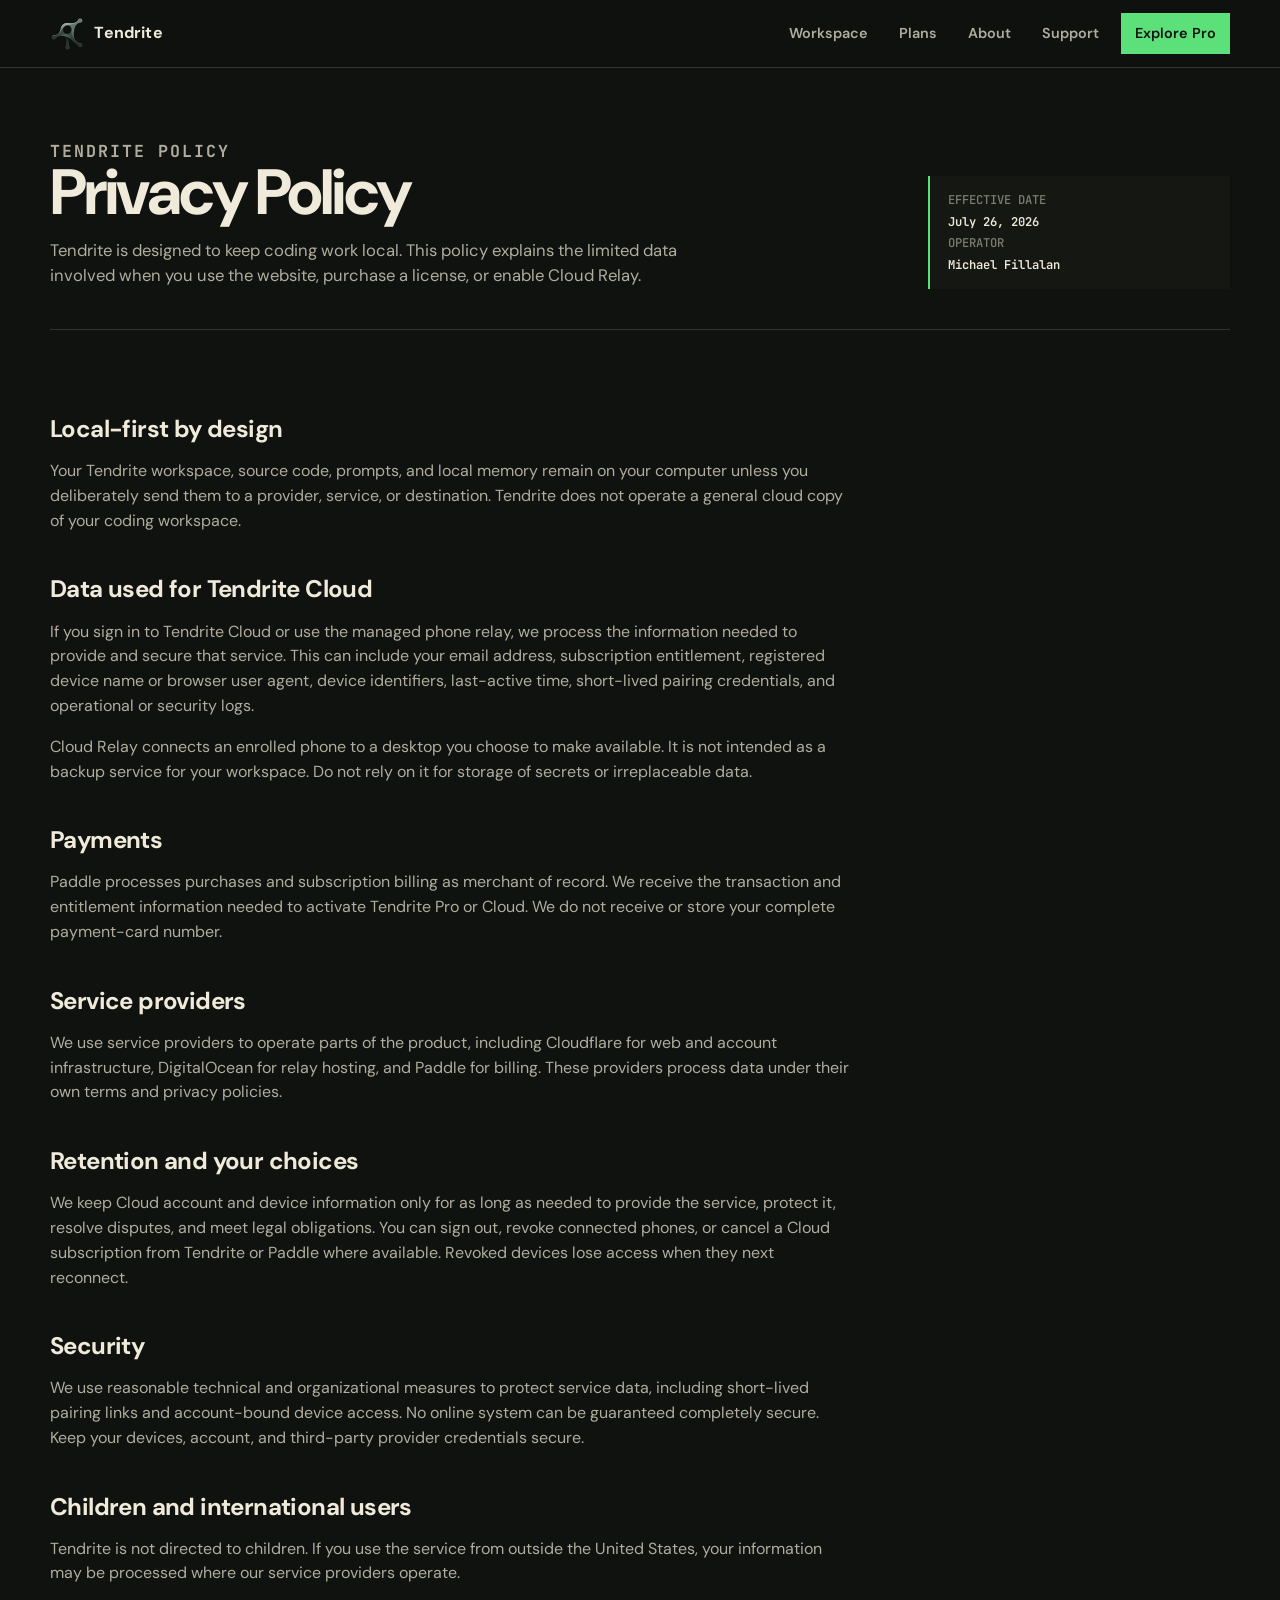
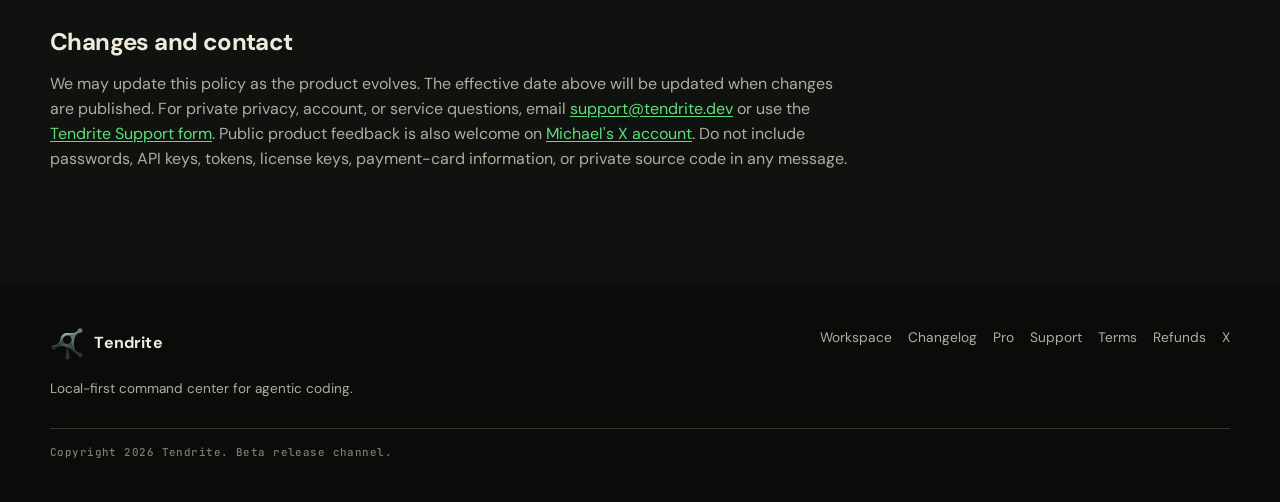
<file: privacy/index.html>
<!doctype html>
<html lang="en">
<head>
  <meta charset="utf-8">
  <meta name="viewport" content="width=device-width, initial-scale=1">
  <meta name="description" content="Privacy Policy for Tendrite.">
  <title>Privacy Policy | Tendrite</title>
  <link rel="preconnect" href="https://fonts.googleapis.com">
  <link rel="preconnect" href="https://fonts.gstatic.com" crossorigin>
  <link href="https://fonts.googleapis.com/css2?family=DM+Sans:opsz,wght@9..40,400;9..40,500;9..40,600;9..40,700&family=JetBrains+Mono:wght@400;500;600&display=swap" rel="stylesheet">
  <link rel="icon" href="../assets/tendrite-logo-32.png" type="image/png" sizes="32x32">
  <link rel="stylesheet" href="../styles.css">
</head>
<body class="legal-page">
  <a class="skip-link" href="#main">Skip to content</a>
  <header class="site-header">
    <div class="container header-inner">
      <a class="brand" href="../" aria-label="Tendrite home"><span class="brand-mark"><img src="../assets/tendrite-logo-64.png" width="64" height="64" alt=""></span><span>Tendrite</span></a>
      <nav class="nav" aria-label="Primary navigation"><a href="../#workspace">Workspace</a><a href="../#plans">Plans</a><a href="../#about">About</a><a href="../support/">Support</a><a class="nav-cta" href="../pro/">Explore Pro</a></nav>
      <button class="menu-toggle" type="button" aria-expanded="false" aria-controls="mobile-nav" aria-label="Open navigation"><span></span><span></span><span></span></button>
    </div>
    <nav class="mobile-nav" id="mobile-nav" aria-label="Mobile navigation" hidden><a href="../#workspace">Workspace</a><a href="../#plans">Plans</a><a href="../#about">About</a><a href="../support/">Support</a><a href="../pro/">Explore Pro</a></nav>
  </header>
  <main id="main" class="container legal-main">
    <section class="legal-hero" aria-labelledby="privacy-title">
      <div><p class="legal-eyebrow">Tendrite policy</p><h1 id="privacy-title">Privacy Policy</h1><p>Tendrite is designed to keep coding work local. This policy explains the limited data involved when you use the website, purchase a license, or enable Cloud Relay.</p></div>
      <aside class="legal-meta"><span>Effective date</span><strong>July 26, 2026</strong><span>Operator</span><strong>Michael Fillalan</strong></aside>
    </section>
    <article class="legal-copy">
      <h2>Local-first by design</h2>
      <p>Your Tendrite workspace, source code, prompts, and local memory remain on your computer unless you deliberately send them to a provider, service, or destination. Tendrite does not operate a general cloud copy of your coding workspace.</p>
      <h2>Data used for Tendrite Cloud</h2>
      <p>If you sign in to Tendrite Cloud or use the managed phone relay, we process the information needed to provide and secure that service. This can include your email address, subscription entitlement, registered device name or browser user agent, device identifiers, last-active time, short-lived pairing credentials, and operational or security logs.</p>
      <p>Cloud Relay connects an enrolled phone to a desktop you choose to make available. It is not intended as a backup service for your workspace. Do not rely on it for storage of secrets or irreplaceable data.</p>
      <h2>Payments</h2>
      <p>Paddle processes purchases and subscription billing as merchant of record. We receive the transaction and entitlement information needed to activate Tendrite Pro or Cloud. We do not receive or store your complete payment-card number.</p>
      <h2>Service providers</h2>
      <p>We use service providers to operate parts of the product, including Cloudflare for web and account infrastructure, DigitalOcean for relay hosting, and Paddle for billing. These providers process data under their own terms and privacy policies.</p>
      <h2>Retention and your choices</h2>
      <p>We keep Cloud account and device information only for as long as needed to provide the service, protect it, resolve disputes, and meet legal obligations. You can sign out, revoke connected phones, or cancel a Cloud subscription from Tendrite or Paddle where available. Revoked devices lose access when they next reconnect.</p>
      <h2>Security</h2>
      <p>We use reasonable technical and organizational measures to protect service data, including short-lived pairing links and account-bound device access. No online system can be guaranteed completely secure. Keep your devices, account, and third-party provider credentials secure.</p>
      <h2>Children and international users</h2>
      <p>Tendrite is not directed to children. If you use the service from outside the United States, your information may be processed where our service providers operate.</p>
      <h2>Changes and contact</h2>
      <p>We may update this policy as the product evolves. The effective date above will be updated when changes are published. For private privacy, account, or service questions, email <a href="mailto:support@tendrite.dev">support@tendrite.dev</a> or use the <a href="../support/">Tendrite Support form</a>. Public product feedback is also welcome on <a href="https://x.com/MichaelFillalan" target="_blank" rel="noopener noreferrer">Michael's X account</a>. Do not include passwords, API keys, tokens, license keys, payment-card information, or private source code in any message.</p>
    </article>
  </main>
  <footer class="site-footer"><div class="container footer-inner"><div><a class="brand" href="../"><span class="brand-mark"><img src="../assets/tendrite-logo-64.png" width="64" height="64" alt=""></span><span>Tendrite</span></a><p>Local-first command center for agentic coding.</p></div><nav aria-label="Footer navigation"><a href="../">Workspace</a><a href="../changelog/">Changelog</a><a href="../pro/">Pro</a><a href="../support/">Support</a><a href="../terms/">Terms</a><a href="../refunds/">Refunds</a><a href="https://x.com/MichaelFillalan" target="_blank" rel="noopener noreferrer">X</a></nav><p class="footer-meta">Copyright <span id="footer-year">2026</span> Tendrite. Beta release channel.</p></div></footer>
  <script>document.getElementById('footer-year').textContent = new Date().getFullYear();</script>
  <script src="../script.js"></script>
</body>
</html>
</file>
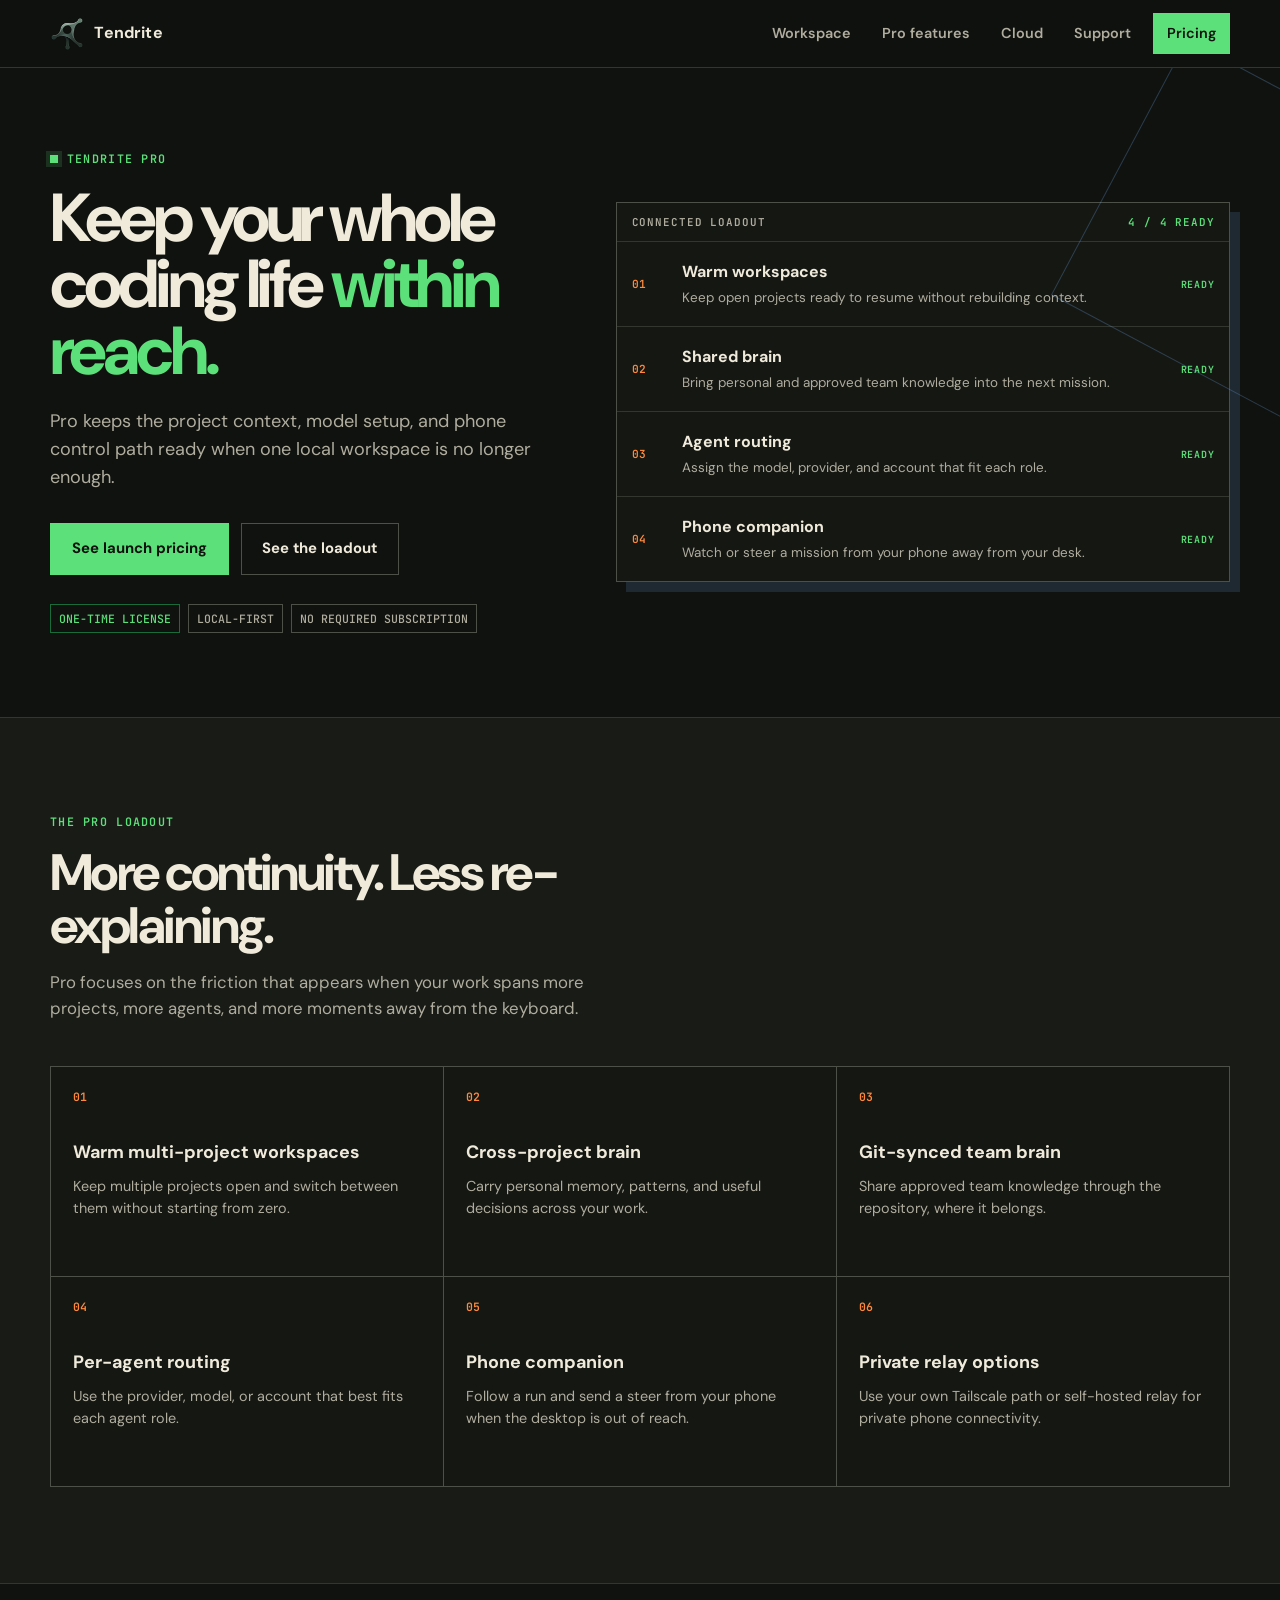
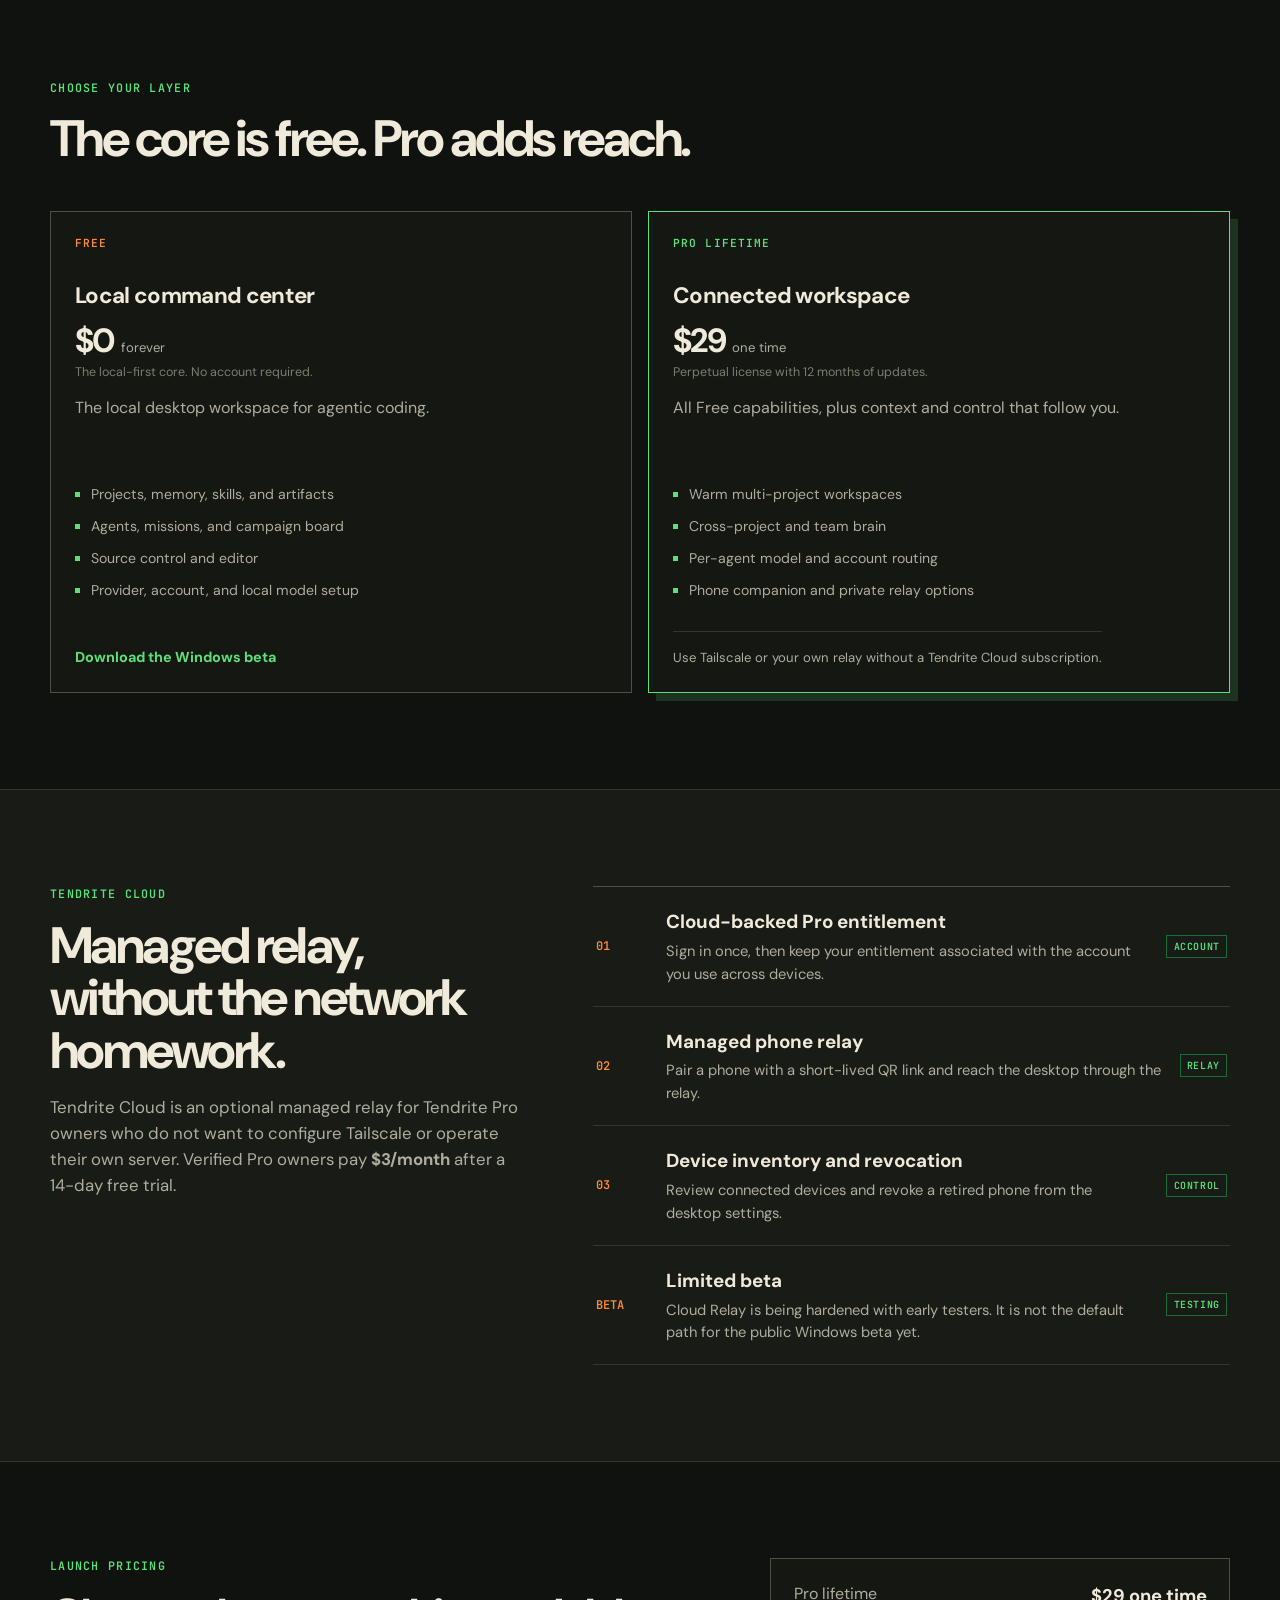
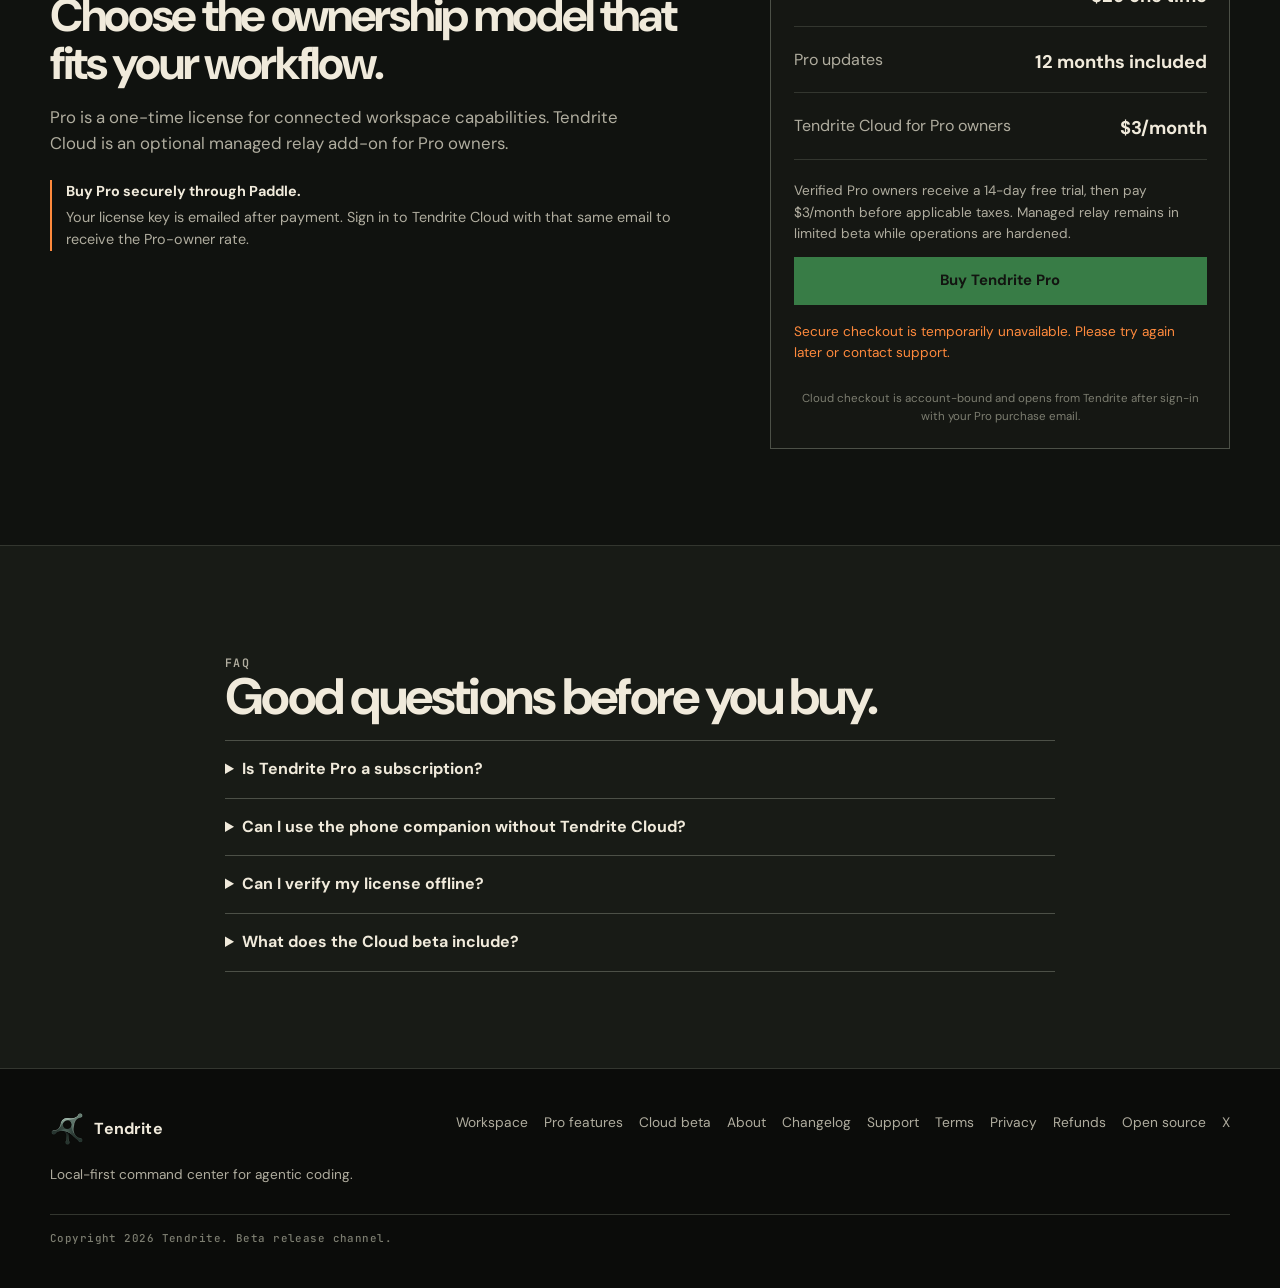
<file: pro/index.html>
<!doctype html>
<html lang="en">
<head>
  <meta charset="utf-8">
  <meta name="viewport" content="width=device-width, initial-scale=1">
  <meta name="description" content="Tendrite Pro adds warm multi-project workspaces, connected memory, routing, and remote phone control.">
  <title>Tendrite Pro | Keep your context within reach</title>
  <link rel="preconnect" href="https://fonts.googleapis.com">
  <link rel="preconnect" href="https://fonts.gstatic.com" crossorigin>
  <link href="https://fonts.googleapis.com/css2?family=DM+Sans:opsz,wght@9..40,400;9..40,500;9..40,600;9..40,700&family=JetBrains+Mono:wght@400;500;600&display=swap" rel="stylesheet">
  <link rel="icon" href="../assets/tendrite-logo-32.png" type="image/png" sizes="32x32">
  <link rel="stylesheet" href="../styles.css">
</head>
<body>
  <a class="skip-link" href="#main">Skip to content</a>
  <header class="site-header">
    <div class="container header-inner">
      <a class="brand" href="../" aria-label="Tendrite home"><span class="brand-mark"><img src="../assets/tendrite-logo-64.png" width="64" height="64" alt=""></span><span>Tendrite</span></a>
      <nav class="nav" aria-label="Primary navigation">
        <a href="../#workspace">Workspace</a>
        <a href="#benefits">Pro features</a>
        <a href="#cloud">Cloud</a>
        <a href="../support/">Support</a>
        <a class="nav-cta" href="#buy">Pricing</a>
      </nav>
      <button class="menu-toggle" type="button" aria-expanded="false" aria-controls="mobile-nav" aria-label="Open navigation"><span></span><span></span><span></span></button>
    </div>
    <nav class="mobile-nav" id="mobile-nav" aria-label="Mobile navigation" hidden>
      <a href="../#workspace">Workspace</a><a href="#benefits">Pro features</a><a href="#cloud">Cloud</a><a href="../support/">Support</a><a href="#buy">Pricing</a>
    </nav>
  </header>

  <main id="main">
    <section class="hero pro-hero">
      <div class="container pro-hero-grid">
        <div class="hero-copy">
          <p class="eyebrow"><span class="signal-dot"></span> Tendrite Pro</p>
          <h1>Keep your whole coding life <em>within reach.</em></h1>
          <p class="lede">Pro keeps the project context, model setup, and phone control path ready when one local workspace is no longer enough.</p>
          <div class="action-row"><a class="btn btn-primary btn-lg" href="#buy">See launch pricing</a><a class="btn btn-secondary btn-lg" href="#benefits">See the loadout</a></div>
          <div class="pro-status"><span class="is-live">ONE-TIME LICENSE</span><span>LOCAL-FIRST</span><span>NO REQUIRED SUBSCRIPTION</span></div>
        </div>
        <div class="pro-loadout" aria-label="Illustrated Tendrite Pro feature placeholder">
          <div class="loadout-head"><span>CONNECTED LOADOUT</span><span>4 / 4 READY</span></div>
          <article class="loadout-item"><span class="loadout-no">01</span><div><h3>Warm workspaces</h3><p>Keep open projects ready to resume without rebuilding context.</p></div><span class="loadout-state">READY</span></article>
          <article class="loadout-item"><span class="loadout-no">02</span><div><h3>Shared brain</h3><p>Bring personal and approved team knowledge into the next mission.</p></div><span class="loadout-state">READY</span></article>
          <article class="loadout-item"><span class="loadout-no">03</span><div><h3>Agent routing</h3><p>Assign the model, provider, and account that fit each role.</p></div><span class="loadout-state">READY</span></article>
          <article class="loadout-item"><span class="loadout-no">04</span><div><h3>Phone companion</h3><p>Watch or steer a mission from your phone away from your desk.</p></div><span class="loadout-state">READY</span></article>
        </div>
      </div>
    </section>

    <section class="section section-alt" id="benefits">
      <div class="container">
        <div class="section-head section-head-wide"><p class="eyebrow">The Pro loadout</p><h2>More continuity. Less re-explaining.</h2><p>Pro focuses on the friction that appears when your work spans more projects, more agents, and more moments away from the keyboard.</p></div>
        <div class="benefit-grid">
          <article class="benefit-card"><span class="benefit-index">01</span><h3>Warm multi-project workspaces</h3><p>Keep multiple projects open and switch between them without starting from zero.</p></article>
          <article class="benefit-card"><span class="benefit-index">02</span><h3>Cross-project brain</h3><p>Carry personal memory, patterns, and useful decisions across your work.</p></article>
          <article class="benefit-card"><span class="benefit-index">03</span><h3>Git-synced team brain</h3><p>Share approved team knowledge through the repository, where it belongs.</p></article>
          <article class="benefit-card"><span class="benefit-index">04</span><h3>Per-agent routing</h3><p>Use the provider, model, or account that best fits each agent role.</p></article>
          <article class="benefit-card"><span class="benefit-index">05</span><h3>Phone companion</h3><p>Follow a run and send a steer from your phone when the desktop is out of reach.</p></article>
          <article class="benefit-card"><span class="benefit-index">06</span><h3>Private relay options</h3><p>Use your own Tailscale path or self-hosted relay for private phone connectivity.</p></article>
        </div>
      </div>
    </section>

    <section class="section" id="compare">
      <div class="container">
        <div class="section-head section-head-wide"><p class="eyebrow">Choose your layer</p><h2>The core is free. Pro adds reach.</h2></div>
        <div class="comparison">
          <article class="plan-card"><p class="plan-label">FREE</p><h3>Local command center</h3><p class="plan-price"><span class="plan-price-amount">$0</span><span class="plan-price-cadence">forever</span></p><p class="plan-price-note">The local-first core. No account required.</p><p class="plan-summary">The local desktop workspace for agentic coding.</p><ul class="plan-list"><li>Projects, memory, skills, and artifacts</li><li>Agents, missions, and campaign board</li><li>Source control and editor</li><li>Provider, account, and local model setup</li></ul><a class="text-link" href="../#downloads">Download the Windows beta</a></article>
          <article class="plan-card plan-card-pro"><p class="plan-label">PRO LIFETIME</p><h3>Connected workspace</h3><p class="plan-price"><span class="plan-price-amount">$29</span><span class="plan-price-cadence">one time</span></p><p class="plan-price-note">Perpetual license with 12 months of updates.</p><p class="plan-summary">All Free capabilities, plus context and control that follow you.</p><ul class="plan-list"><li>Warm multi-project workspaces</li><li>Cross-project and team brain</li><li>Per-agent model and account routing</li><li>Phone companion and private relay options</li></ul><p class="plan-footnote">Use Tailscale or your own relay without a Tendrite Cloud subscription.</p></article>
        </div>
      </div>
    </section>

    <section class="section section-alt" id="cloud">
      <div class="container section-layout">
        <div class="section-head"><p class="eyebrow">Tendrite Cloud</p><h2>Managed relay, without the network homework.</h2><p>Tendrite Cloud is an optional managed relay for Tendrite Pro owners who do not want to configure Tailscale or operate their own server. Verified Pro owners pay <strong>$3/month</strong> after a 14-day free trial.</p></div>
        <div class="feature-list">
          <article class="feature-row"><span class="feature-index">01</span><div><h3>Cloud-backed Pro entitlement</h3><p>Sign in once, then keep your entitlement associated with the account you use across devices.</p></div><span class="feature-tag">ACCOUNT</span></article>
          <article class="feature-row"><span class="feature-index">02</span><div><h3>Managed phone relay</h3><p>Pair a phone with a short-lived QR link and reach the desktop through the relay.</p></div><span class="feature-tag">RELAY</span></article>
          <article class="feature-row"><span class="feature-index">03</span><div><h3>Device inventory and revocation</h3><p>Review connected devices and revoke a retired phone from the desktop settings.</p></div><span class="feature-tag">CONTROL</span></article>
          <article class="feature-row"><span class="feature-index">BETA</span><div><h3>Limited beta</h3><p>Cloud Relay is being hardened with early testers. It is not the default path for the public Windows beta yet.</p></div><span class="feature-tag">TESTING</span></article>
        </div>
      </div>
    </section>

    <section class="section" id="buy">
      <div class="container buy-layout">
        <div><p class="eyebrow">Launch pricing</p><h2>Choose the ownership model that fits your workflow.</h2><p class="section-lede">Pro is a one-time license for connected workspace capabilities. Tendrite Cloud is an optional managed relay add-on for Pro owners.</p><div class="purchase-note"><strong>Buy Pro securely through Paddle.</strong><span>Your license key is emailed after payment. Sign in to Tendrite Cloud with that same email to receive the Pro-owner rate.</span></div></div>
        <div class="checkout-card"><div class="checkout-price"><span>Pro lifetime</span><strong>$29 one time</strong></div><div class="checkout-price"><span>Pro updates</span><strong>12 months included</strong></div><div class="checkout-price"><span>Tendrite Cloud for Pro owners</span><strong>$3/month</strong></div><p class="checkout-status">Verified Pro owners receive a 14-day free trial, then pay $3/month before applicable taxes. Managed relay remains in limited beta while operations are hardened.</p><button class="btn btn-primary btn-block" type="button" data-paddle-price="pro" disabled>Buy Tendrite Pro</button><p class="checkout-status" data-paddle-status aria-live="polite">Preparing secure checkout…</p><small>Cloud checkout is account-bound and opens from Tendrite after sign-in with your Pro purchase email.</small></div>
      </div>
    </section>

    <section class="section section-alt" id="faq">
      <div class="container faq"><div class="section-head"><p class="eyebrow">FAQ</p><h2>Good questions before you buy.</h2></div>
        <details><summary>Is Tendrite Pro a subscription?</summary><p>No. Tendrite Pro is a one-time license for Pro workspace capabilities. Tendrite Cloud, if you choose it later, is a separate $3/month service for verified Pro owners who want the managed relay.</p></details>
        <details><summary>Can I use the phone companion without Tendrite Cloud?</summary><p>Yes. Pro supports private connectivity through Tailscale or a relay you operate yourself.</p></details>
        <details><summary>Can I verify my license offline?</summary><p>Yes. Tendrite verifies the signed license locally after activation. Initial activation and later refreshes need an internet connection.</p></details>
        <details><summary>What does the Cloud beta include?</summary><p>Early testers can try the account-backed entitlement, device inventory, and managed relay flow while it is being hardened for public availability.</p></details>
      </div>
    </section>
  </main>

  <footer class="site-footer"><div class="container footer-inner"><div><a class="brand" href="../"><span class="brand-mark"><img src="../assets/tendrite-logo-64.png" width="64" height="64" alt=""></span><span>Tendrite</span></a><p>Local-first command center for agentic coding.</p></div><nav aria-label="Footer navigation"><a href="../">Workspace</a><a href="#benefits">Pro features</a><a href="#cloud">Cloud beta</a><a href="../#about">About</a><a href="../changelog/">Changelog</a><a href="../support/">Support</a><a href="../terms/">Terms</a><a href="../privacy/">Privacy</a><a href="../refunds/">Refunds</a><a href="https://github.com/mfillalan/tendrite" target="_blank" rel="noopener noreferrer">Open source</a><a href="https://x.com/MichaelFillalan" target="_blank" rel="noopener noreferrer">X</a></nav><p class="footer-meta">Copyright <span id="footer-year">2026</span> Tendrite. Beta release channel.</p></div></footer>
  <script src="https://cdn.paddle.com/paddle/v2/paddle.js"></script><script src="../config.js"></script><script src="../script.js"></script>
</body>
</html>
</file>
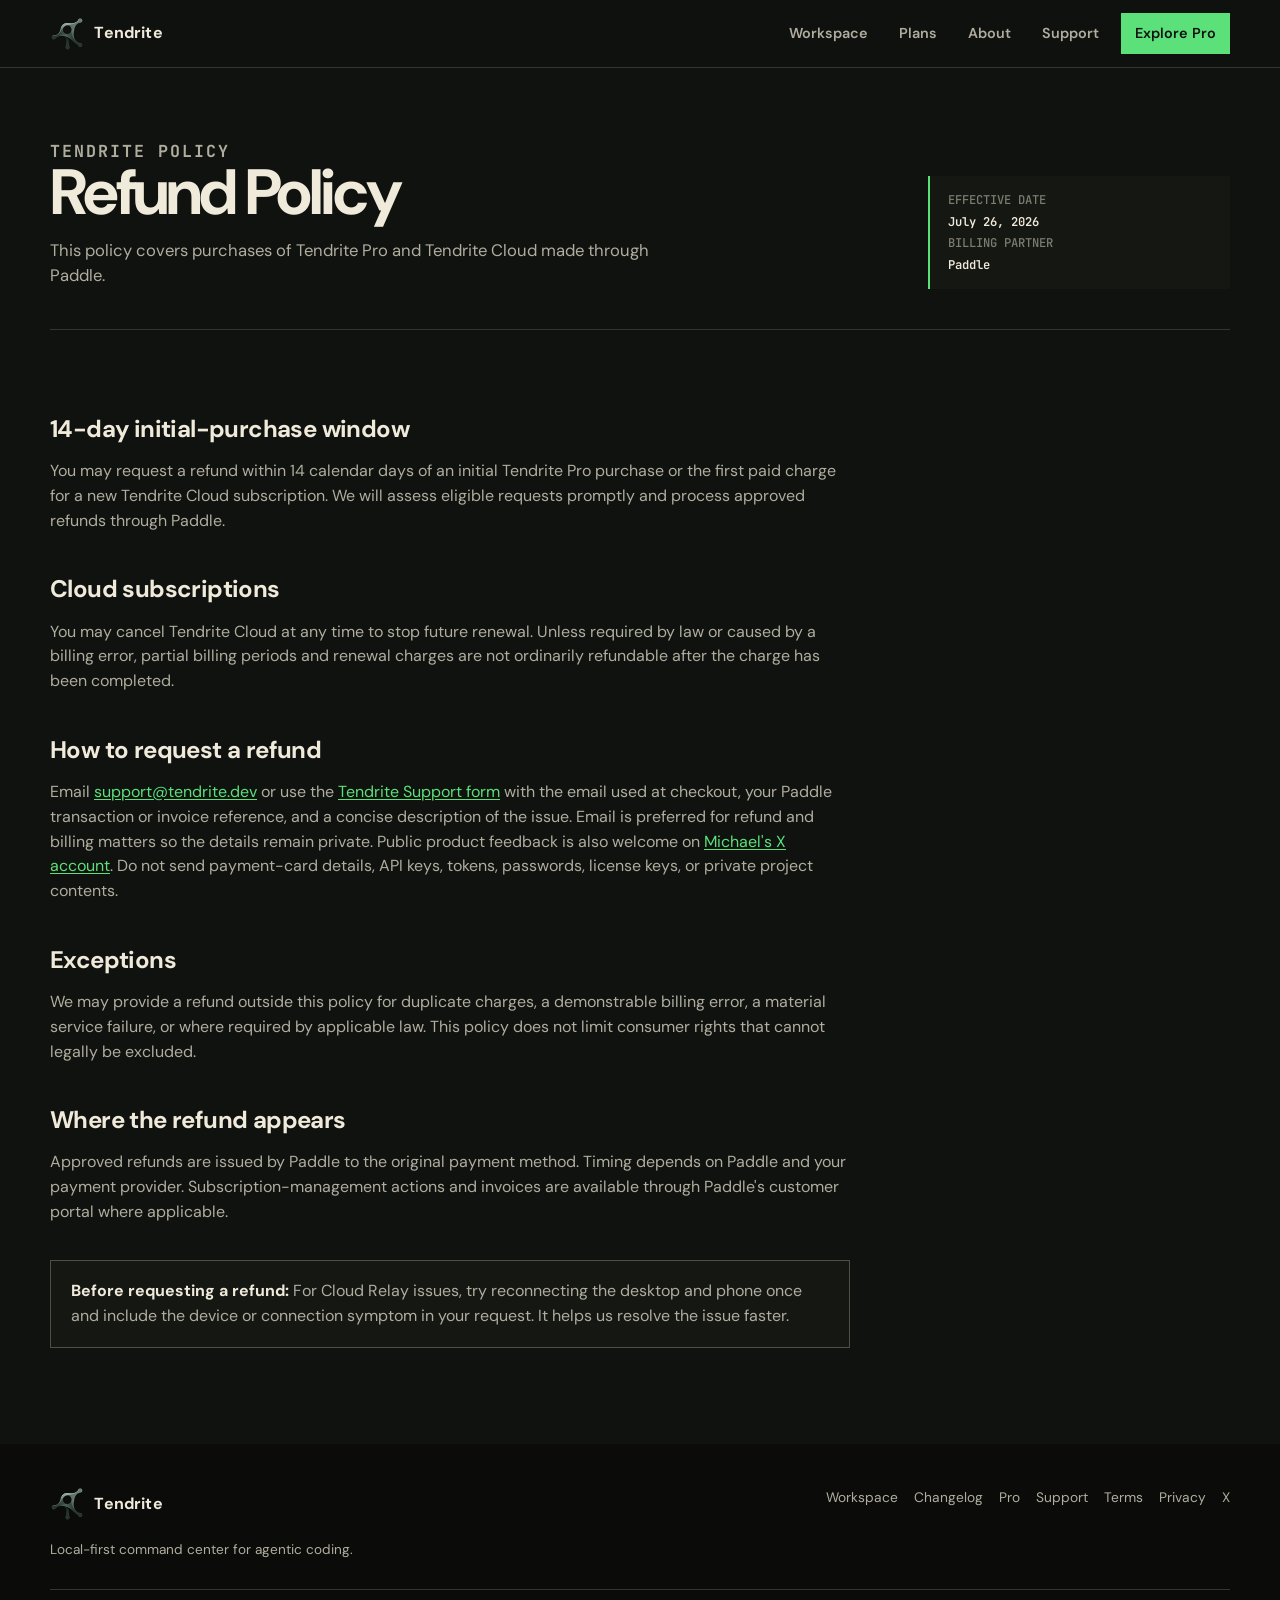
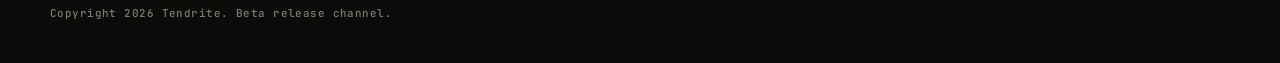
<file: refunds/index.html>
<!doctype html>
<html lang="en">
<head>
  <meta charset="utf-8">
  <meta name="viewport" content="width=device-width, initial-scale=1">
  <meta name="description" content="Refund Policy for Tendrite.">
  <title>Refund Policy | Tendrite</title>
  <link rel="preconnect" href="https://fonts.googleapis.com">
  <link rel="preconnect" href="https://fonts.gstatic.com" crossorigin>
  <link href="https://fonts.googleapis.com/css2?family=DM+Sans:opsz,wght@9..40,400;9..40,500;9..40,600;9..40,700&family=JetBrains+Mono:wght@400;500;600&display=swap" rel="stylesheet">
  <link rel="icon" href="../assets/tendrite-logo-32.png" type="image/png" sizes="32x32">
  <link rel="stylesheet" href="../styles.css">
</head>
<body class="legal-page">
  <a class="skip-link" href="#main">Skip to content</a>
  <header class="site-header">
    <div class="container header-inner">
      <a class="brand" href="../" aria-label="Tendrite home"><span class="brand-mark"><img src="../assets/tendrite-logo-64.png" width="64" height="64" alt=""></span><span>Tendrite</span></a>
      <nav class="nav" aria-label="Primary navigation"><a href="../#workspace">Workspace</a><a href="../#plans">Plans</a><a href="../#about">About</a><a href="../support/">Support</a><a class="nav-cta" href="../pro/">Explore Pro</a></nav>
      <button class="menu-toggle" type="button" aria-expanded="false" aria-controls="mobile-nav" aria-label="Open navigation"><span></span><span></span><span></span></button>
    </div>
    <nav class="mobile-nav" id="mobile-nav" aria-label="Mobile navigation" hidden><a href="../#workspace">Workspace</a><a href="../#plans">Plans</a><a href="../#about">About</a><a href="../support/">Support</a><a href="../pro/">Explore Pro</a></nav>
  </header>
  <main id="main" class="container legal-main">
    <section class="legal-hero" aria-labelledby="refunds-title">
      <div><p class="legal-eyebrow">Tendrite policy</p><h1 id="refunds-title">Refund Policy</h1><p>This policy covers purchases of Tendrite Pro and Tendrite Cloud made through Paddle.</p></div>
      <aside class="legal-meta"><span>Effective date</span><strong>July 26, 2026</strong><span>Billing partner</span><strong>Paddle</strong></aside>
    </section>
    <article class="legal-copy">
      <h2>14-day initial-purchase window</h2>
      <p>You may request a refund within 14 calendar days of an initial Tendrite Pro purchase or the first paid charge for a new Tendrite Cloud subscription. We will assess eligible requests promptly and process approved refunds through Paddle.</p>
      <h2>Cloud subscriptions</h2>
      <p>You may cancel Tendrite Cloud at any time to stop future renewal. Unless required by law or caused by a billing error, partial billing periods and renewal charges are not ordinarily refundable after the charge has been completed.</p>
      <h2>How to request a refund</h2>
      <p>Email <a href="mailto:support@tendrite.dev">support@tendrite.dev</a> or use the <a href="../support/">Tendrite Support form</a> with the email used at checkout, your Paddle transaction or invoice reference, and a concise description of the issue. Email is preferred for refund and billing matters so the details remain private. Public product feedback is also welcome on <a href="https://x.com/MichaelFillalan" target="_blank" rel="noopener noreferrer">Michael's X account</a>. Do not send payment-card details, API keys, tokens, passwords, license keys, or private project contents.</p>
      <h2>Exceptions</h2>
      <p>We may provide a refund outside this policy for duplicate charges, a demonstrable billing error, a material service failure, or where required by applicable law. This policy does not limit consumer rights that cannot legally be excluded.</p>
      <h2>Where the refund appears</h2>
      <p>Approved refunds are issued by Paddle to the original payment method. Timing depends on Paddle and your payment provider. Subscription-management actions and invoices are available through Paddle's customer portal where applicable.</p>
      <div class="legal-callout"><strong>Before requesting a refund:</strong> For Cloud Relay issues, try reconnecting the desktop and phone once and include the device or connection symptom in your request. It helps us resolve the issue faster.</div>
    </article>
  </main>
  <footer class="site-footer"><div class="container footer-inner"><div><a class="brand" href="../"><span class="brand-mark"><img src="../assets/tendrite-logo-64.png" width="64" height="64" alt=""></span><span>Tendrite</span></a><p>Local-first command center for agentic coding.</p></div><nav aria-label="Footer navigation"><a href="../">Workspace</a><a href="../changelog/">Changelog</a><a href="../pro/">Pro</a><a href="../support/">Support</a><a href="../terms/">Terms</a><a href="../privacy/">Privacy</a><a href="https://x.com/MichaelFillalan" target="_blank" rel="noopener noreferrer">X</a></nav><p class="footer-meta">Copyright <span id="footer-year">2026</span> Tendrite. Beta release channel.</p></div></footer>
  <script>document.getElementById('footer-year').textContent = new Date().getFullYear();</script>
  <script src="../script.js"></script>
</body>
</html>
</file>
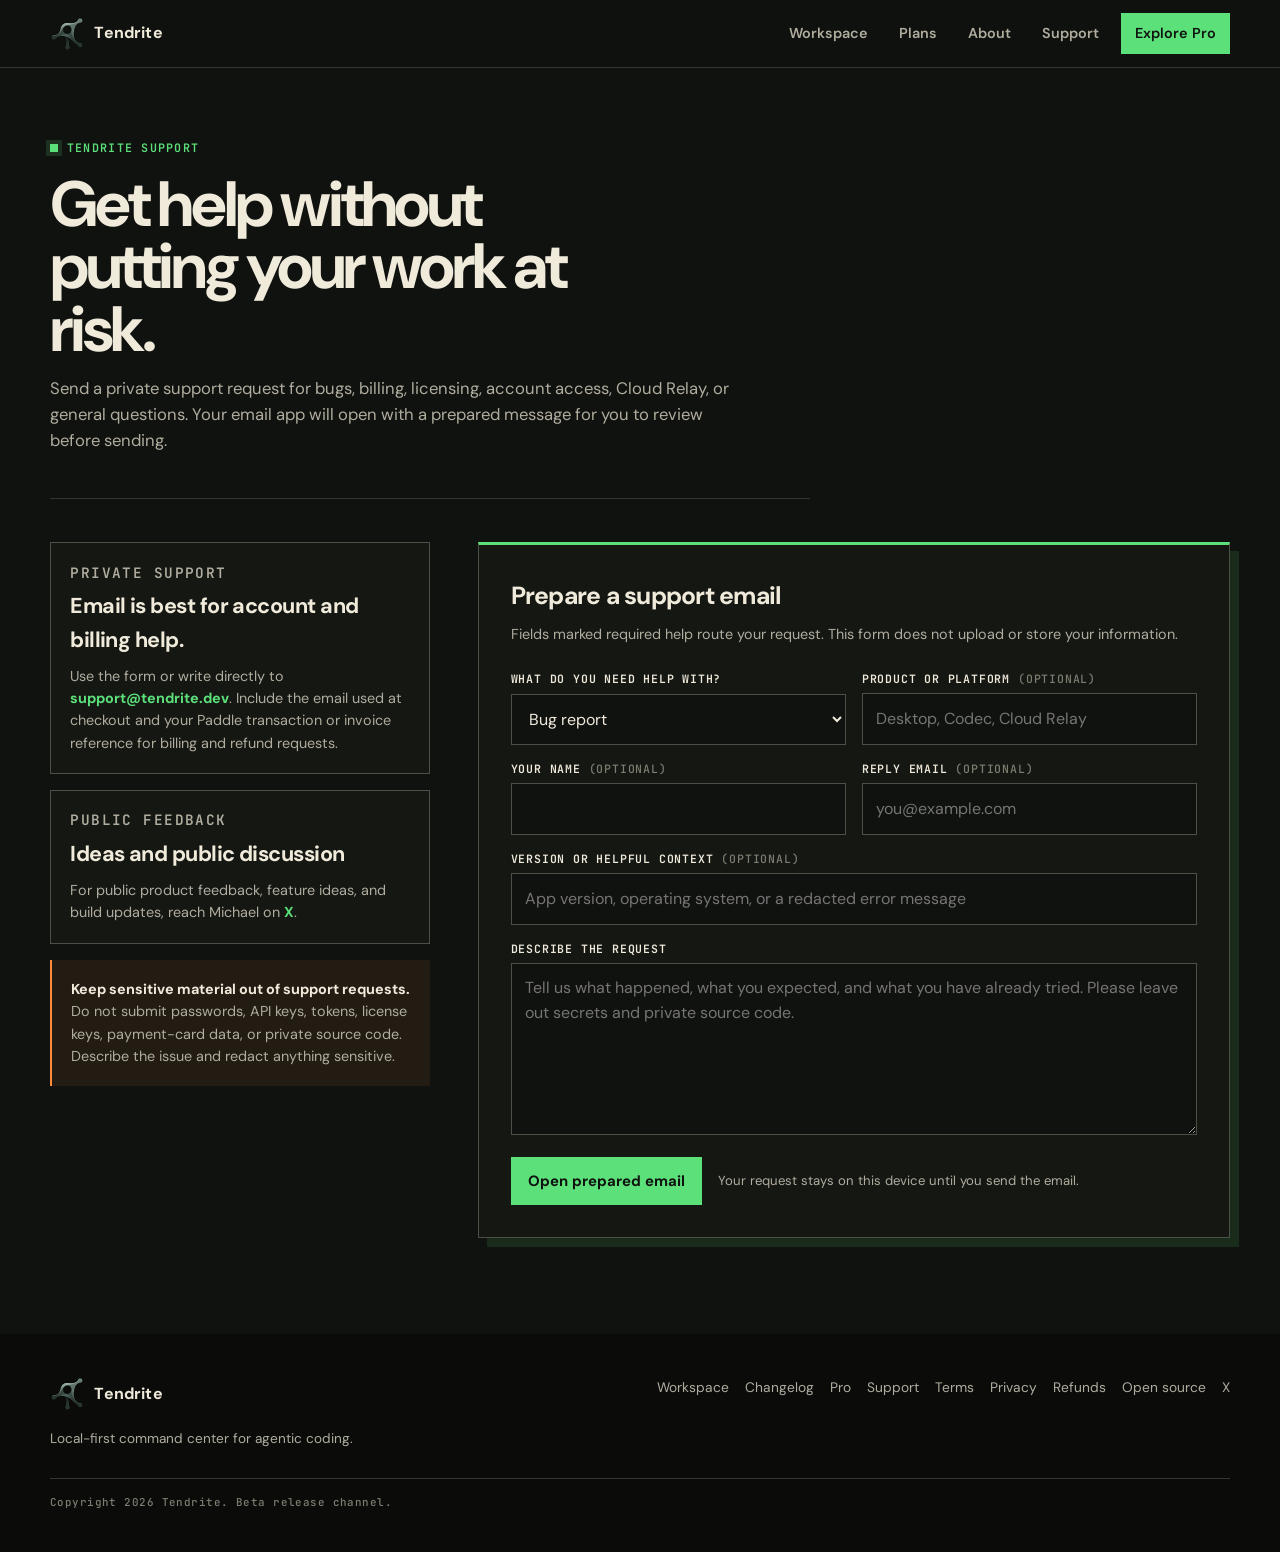
<file: support/index.html>
<!doctype html>
<html lang="en">
<head>
  <meta charset="utf-8">
  <meta name="viewport" content="width=device-width, initial-scale=1">
  <meta name="description" content="Get private support for Tendrite, including bugs, billing, licensing, accounts, and Cloud Relay.">
  <title>Support | Tendrite</title>
  <link rel="preconnect" href="https://fonts.googleapis.com">
  <link rel="preconnect" href="https://fonts.gstatic.com" crossorigin>
  <link href="https://fonts.googleapis.com/css2?family=DM+Sans:opsz,wght@9..40,400;9..40,500;9..40,600;9..40,700&family=JetBrains+Mono:wght@400;500;600&display=swap" rel="stylesheet">
  <link rel="icon" href="../assets/tendrite-logo-32.png" type="image/png" sizes="32x32">
  <link rel="stylesheet" href="../styles.css">
</head>
<body>
  <a class="skip-link" href="#main">Skip to content</a>
  <header class="site-header">
    <div class="container header-inner">
      <a class="brand" href="../" aria-label="Tendrite home"><span class="brand-mark"><img src="../assets/tendrite-logo-64.png" width="64" height="64" alt=""></span><span>Tendrite</span></a>
      <nav class="nav" aria-label="Primary navigation"><a href="../#workspace">Workspace</a><a href="../#plans">Plans</a><a href="../#about">About</a><a href="./">Support</a><a class="nav-cta" href="../pro/">Explore Pro</a></nav>
      <button class="menu-toggle" type="button" aria-expanded="false" aria-controls="mobile-nav" aria-label="Open navigation"><span></span><span></span><span></span></button>
    </div>
    <nav class="mobile-nav" id="mobile-nav" aria-label="Mobile navigation" hidden><a href="../#workspace">Workspace</a><a href="../#plans">Plans</a><a href="../#about">About</a><a href="./">Support</a><a href="../pro/">Explore Pro</a></nav>
  </header>
  <main id="main" class="container support-main">
    <section class="support-hero" aria-labelledby="support-title">
      <p class="eyebrow"><span class="signal-dot"></span> Tendrite Support</p>
      <h1 id="support-title">Get help without putting your work at risk.</h1>
      <p>Send a private support request for bugs, billing, licensing, account access, Cloud Relay, or general questions. Your email app will open with a prepared message for you to review before sending.</p>
    </section>
    <div class="support-layout">
      <aside class="support-aside" aria-label="Support options">
        <section class="support-channel">
          <p class="contact-kicker">Private support</p>
          <h2>Email is best for account and billing help.</h2>
          <p>Use the form or write directly to <a href="mailto:support@tendrite.dev">support@tendrite.dev</a>. Include the email used at checkout and your Paddle transaction or invoice reference for billing and refund requests.</p>
        </section>
        <section class="support-channel">
          <p class="contact-kicker">Public feedback</p>
          <h2>Ideas and public discussion</h2>
          <p>For public product feedback, feature ideas, and build updates, reach Michael on <a href="https://x.com/MichaelFillalan" target="_blank" rel="noopener noreferrer">X</a>.</p>
        </section>
        <p class="support-notice"><strong>Keep sensitive material out of support requests.</strong> Do not submit passwords, API keys, tokens, license keys, payment-card data, or private source code. Describe the issue and redact anything sensitive.</p>
      </aside>
      <section class="support-form" aria-labelledby="support-form-title">
        <h2 id="support-form-title">Prepare a support email</h2>
        <p class="support-form-intro">Fields marked required help route your request. This form does not upload or store your information.</p>
        <form data-support-form action="mailto:support@tendrite.dev" method="get">
          <div class="support-fields">
            <div class="support-field"><label for="support-category">What do you need help with?</label><select id="support-category" name="category" required><option value="Bug report">Bug report</option><option value="Billing or refund">Billing or refund</option><option value="Licensing or activation">Licensing or activation</option><option value="Account or sign-in">Account or sign-in</option><option value="Cloud Relay">Cloud Relay</option><option value="General question">General question</option></select></div>
            <div class="support-field"><label for="support-product">Product or platform <span>(optional)</span></label><input id="support-product" name="product" type="text" autocomplete="off" placeholder="Desktop, Codec, Cloud Relay"></div>
            <div class="support-field"><label for="support-name">Your name <span>(optional)</span></label><input id="support-name" name="name" type="text" autocomplete="name"></div>
            <div class="support-field"><label for="support-email">Reply email <span>(optional)</span></label><input id="support-email" name="email" type="email" autocomplete="email" placeholder="you@example.com"></div>
            <div class="support-field support-field-full"><label for="support-context">Version or helpful context <span>(optional)</span></label><input id="support-context" name="context" type="text" autocomplete="off" placeholder="App version, operating system, or a redacted error message"></div>
            <div class="support-field support-field-full"><label for="support-message">Describe the request</label><textarea id="support-message" name="message" required placeholder="Tell us what happened, what you expected, and what you have already tried. Please leave out secrets and private source code."></textarea></div>
          </div>
          <div class="support-form-actions"><button class="btn btn-primary" type="submit">Open prepared email</button><p class="support-form-status" data-support-status tabindex="-1" aria-live="polite">Your request stays on this device until you send the email.</p></div>
        </form>
        <noscript><p class="support-form-noscript">JavaScript is off. Email <a href="mailto:support@tendrite.dev">support@tendrite.dev</a> directly and include a short description of your request.</p></noscript>
      </section>
    </div>
  </main>
  <footer class="site-footer"><div class="container footer-inner"><div><a class="brand" href="../"><span class="brand-mark"><img src="../assets/tendrite-logo-64.png" width="64" height="64" alt=""></span><span>Tendrite</span></a><p>Local-first command center for agentic coding.</p></div><nav aria-label="Footer navigation"><a href="../">Workspace</a><a href="../changelog/">Changelog</a><a href="../pro/">Pro</a><a href="./">Support</a><a href="../terms/">Terms</a><a href="../privacy/">Privacy</a><a href="../refunds/">Refunds</a><a href="https://github.com/mfillalan/tendrite" target="_blank" rel="noopener noreferrer">Open source</a><a href="https://x.com/MichaelFillalan" target="_blank" rel="noopener noreferrer">X</a></nav><p class="footer-meta">Copyright <span id="footer-year">2026</span> Tendrite. Beta release channel.</p></div></footer>
  <script src="../config.js"></script><script src="../script.js"></script>
</body>
</html>
</file>
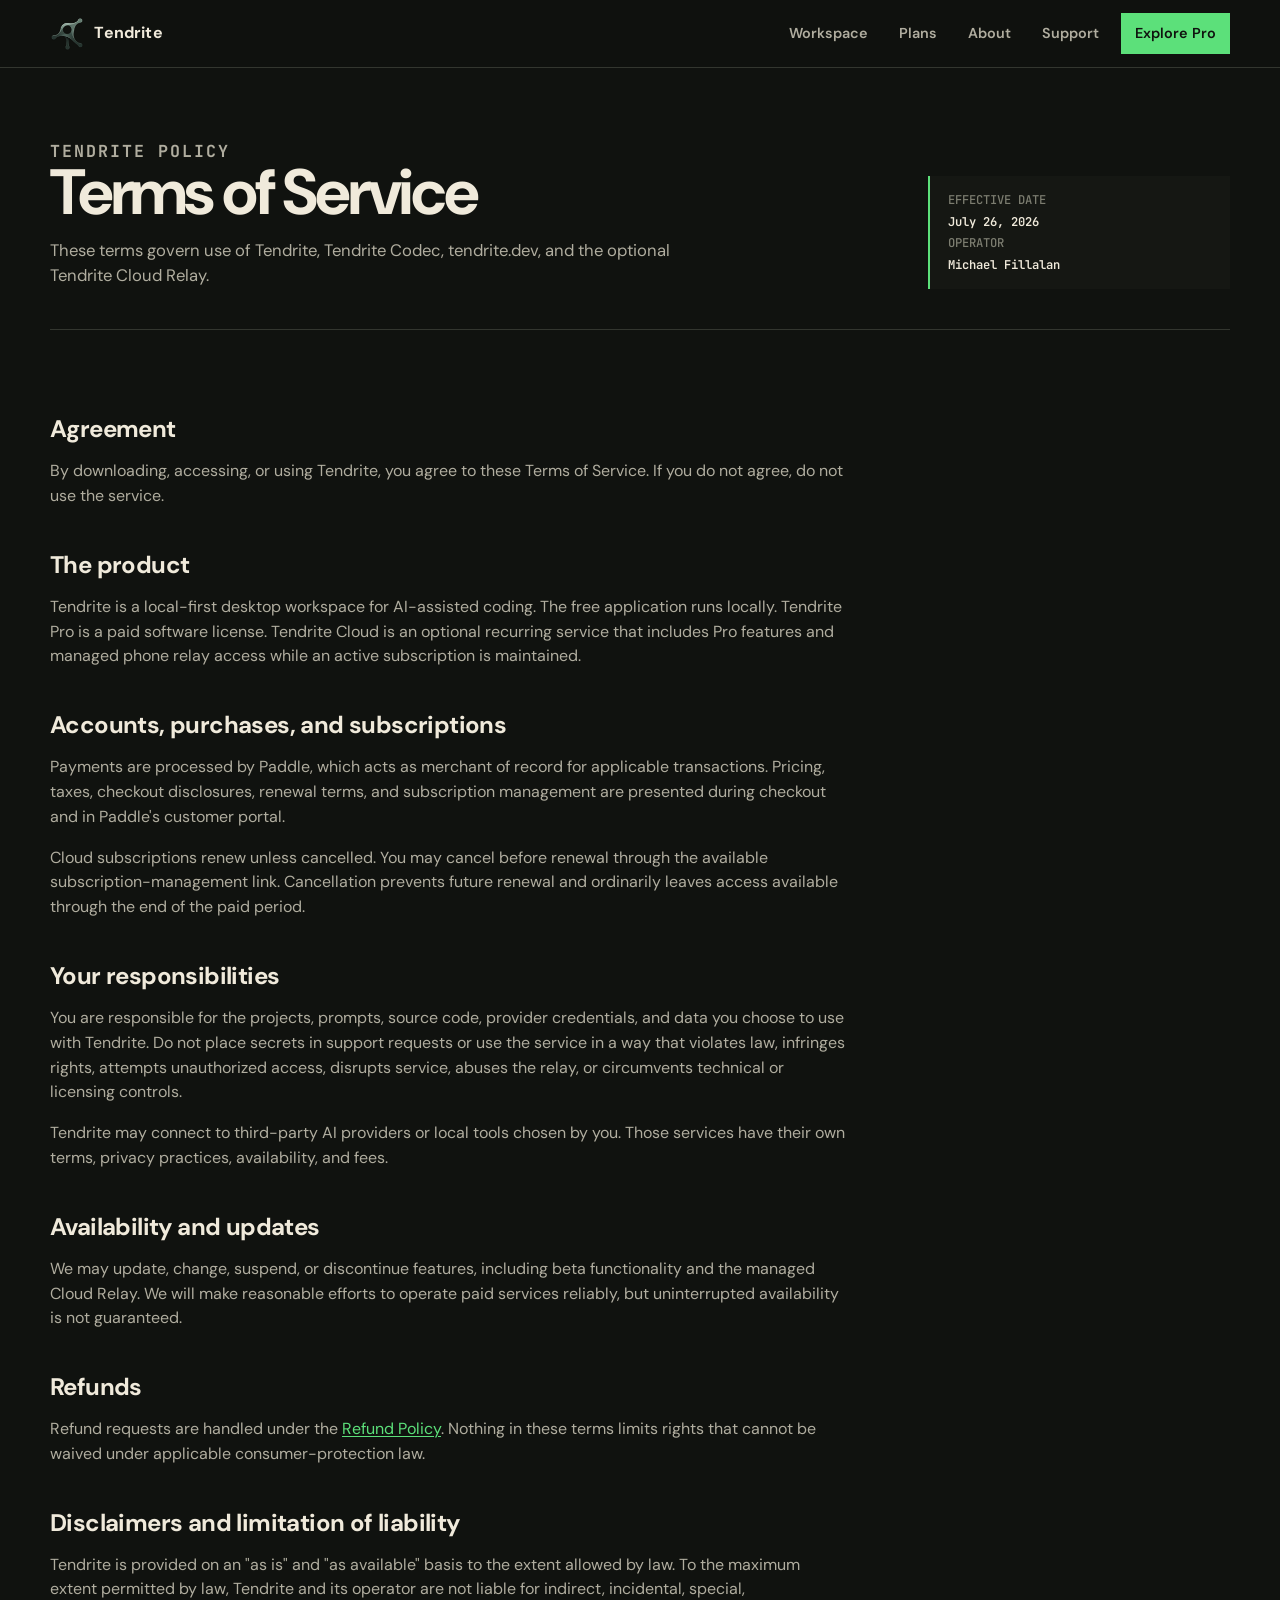
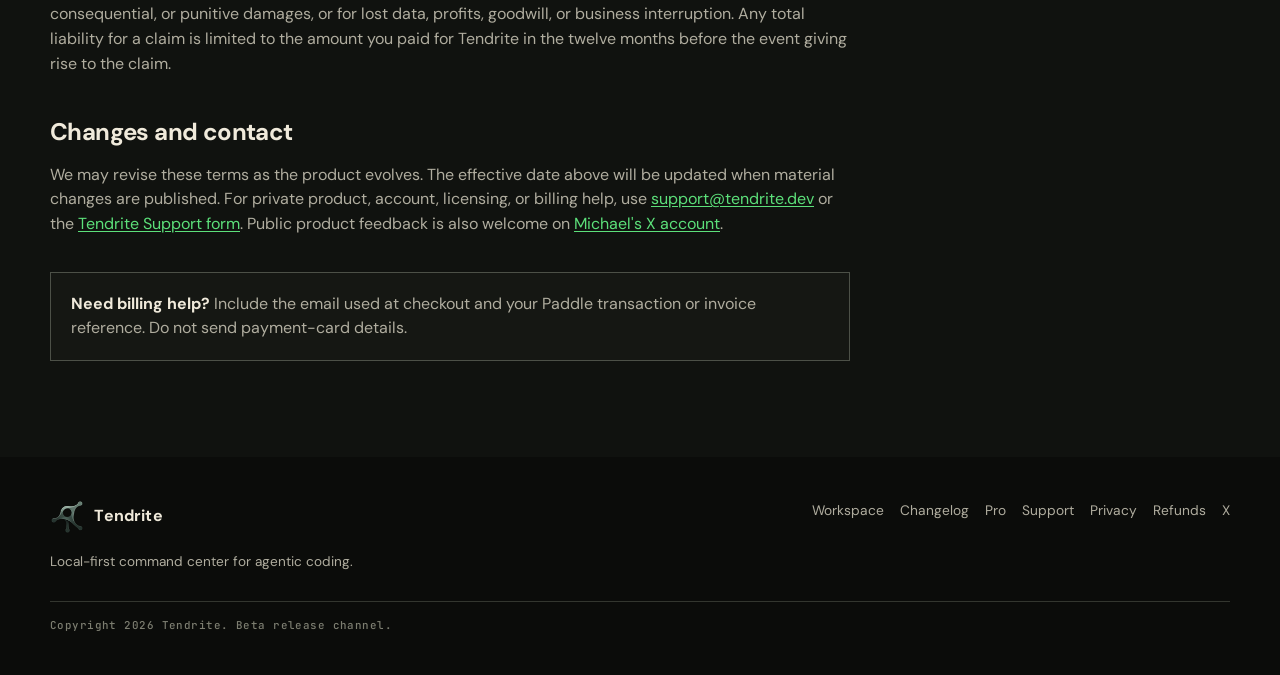
<file: terms/index.html>
<!doctype html>
<html lang="en">
<head>
  <meta charset="utf-8">
  <meta name="viewport" content="width=device-width, initial-scale=1">
  <meta name="description" content="Terms of Service for Tendrite.">
  <title>Terms of Service | Tendrite</title>
  <link rel="preconnect" href="https://fonts.googleapis.com">
  <link rel="preconnect" href="https://fonts.gstatic.com" crossorigin>
  <link href="https://fonts.googleapis.com/css2?family=DM+Sans:opsz,wght@9..40,400;9..40,500;9..40,600;9..40,700&family=JetBrains+Mono:wght@400;500;600&display=swap" rel="stylesheet">
  <link rel="icon" href="../assets/tendrite-logo-32.png" type="image/png" sizes="32x32">
  <link rel="stylesheet" href="../styles.css">
</head>
<body class="legal-page">
  <a class="skip-link" href="#main">Skip to content</a>
  <header class="site-header">
    <div class="container header-inner">
      <a class="brand" href="../" aria-label="Tendrite home"><span class="brand-mark"><img src="../assets/tendrite-logo-64.png" width="64" height="64" alt=""></span><span>Tendrite</span></a>
      <nav class="nav" aria-label="Primary navigation"><a href="../#workspace">Workspace</a><a href="../#plans">Plans</a><a href="../#about">About</a><a href="../support/">Support</a><a class="nav-cta" href="../pro/">Explore Pro</a></nav>
      <button class="menu-toggle" type="button" aria-expanded="false" aria-controls="mobile-nav" aria-label="Open navigation"><span></span><span></span><span></span></button>
    </div>
    <nav class="mobile-nav" id="mobile-nav" aria-label="Mobile navigation" hidden><a href="../#workspace">Workspace</a><a href="../#plans">Plans</a><a href="../#about">About</a><a href="../support/">Support</a><a href="../pro/">Explore Pro</a></nav>
  </header>
  <main id="main" class="container legal-main">
    <section class="legal-hero" aria-labelledby="terms-title">
      <div><p class="legal-eyebrow">Tendrite policy</p><h1 id="terms-title">Terms of Service</h1><p>These terms govern use of Tendrite, Tendrite Codec, tendrite.dev, and the optional Tendrite Cloud Relay.</p></div>
      <aside class="legal-meta"><span>Effective date</span><strong>July 26, 2026</strong><span>Operator</span><strong>Michael Fillalan</strong></aside>
    </section>
    <article class="legal-copy">
      <h2>Agreement</h2>
      <p>By downloading, accessing, or using Tendrite, you agree to these Terms of Service. If you do not agree, do not use the service.</p>
      <h2>The product</h2>
      <p>Tendrite is a local-first desktop workspace for AI-assisted coding. The free application runs locally. Tendrite Pro is a paid software license. Tendrite Cloud is an optional recurring service that includes Pro features and managed phone relay access while an active subscription is maintained.</p>
      <h2>Accounts, purchases, and subscriptions</h2>
      <p>Payments are processed by Paddle, which acts as merchant of record for applicable transactions. Pricing, taxes, checkout disclosures, renewal terms, and subscription management are presented during checkout and in Paddle's customer portal.</p>
      <p>Cloud subscriptions renew unless cancelled. You may cancel before renewal through the available subscription-management link. Cancellation prevents future renewal and ordinarily leaves access available through the end of the paid period.</p>
      <h2>Your responsibilities</h2>
      <p>You are responsible for the projects, prompts, source code, provider credentials, and data you choose to use with Tendrite. Do not place secrets in support requests or use the service in a way that violates law, infringes rights, attempts unauthorized access, disrupts service, abuses the relay, or circumvents technical or licensing controls.</p>
      <p>Tendrite may connect to third-party AI providers or local tools chosen by you. Those services have their own terms, privacy practices, availability, and fees.</p>
      <h2>Availability and updates</h2>
      <p>We may update, change, suspend, or discontinue features, including beta functionality and the managed Cloud Relay. We will make reasonable efforts to operate paid services reliably, but uninterrupted availability is not guaranteed.</p>
      <h2>Refunds</h2>
      <p>Refund requests are handled under the <a href="../refunds/">Refund Policy</a>. Nothing in these terms limits rights that cannot be waived under applicable consumer-protection law.</p>
      <h2>Disclaimers and limitation of liability</h2>
      <p>Tendrite is provided on an "as is" and "as available" basis to the extent allowed by law. To the maximum extent permitted by law, Tendrite and its operator are not liable for indirect, incidental, special, consequential, or punitive damages, or for lost data, profits, goodwill, or business interruption. Any total liability for a claim is limited to the amount you paid for Tendrite in the twelve months before the event giving rise to the claim.</p>
      <h2>Changes and contact</h2>
      <p>We may revise these terms as the product evolves. The effective date above will be updated when material changes are published. For private product, account, licensing, or billing help, use <a href="mailto:support@tendrite.dev">support@tendrite.dev</a> or the <a href="../support/">Tendrite Support form</a>. Public product feedback is also welcome on <a href="https://x.com/MichaelFillalan" target="_blank" rel="noopener noreferrer">Michael's X account</a>.</p>
      <div class="legal-callout"><strong>Need billing help?</strong> Include the email used at checkout and your Paddle transaction or invoice reference. Do not send payment-card details.</div>
    </article>
  </main>
  <footer class="site-footer"><div class="container footer-inner"><div><a class="brand" href="../"><span class="brand-mark"><img src="../assets/tendrite-logo-64.png" width="64" height="64" alt=""></span><span>Tendrite</span></a><p>Local-first command center for agentic coding.</p></div><nav aria-label="Footer navigation"><a href="../">Workspace</a><a href="../changelog/">Changelog</a><a href="../pro/">Pro</a><a href="../support/">Support</a><a href="../privacy/">Privacy</a><a href="../refunds/">Refunds</a><a href="https://x.com/MichaelFillalan" target="_blank" rel="noopener noreferrer">X</a></nav><p class="footer-meta">Copyright <span id="footer-year">2026</span> Tendrite. Beta release channel.</p></div></footer>
  <script>document.getElementById('footer-year').textContent = new Date().getFullYear();</script>
  <script src="../script.js"></script>
</body>
</html>
</file>
<file: styles.css>
:root {
  --ink: #10120f;
  --ink-raised: #181b16;
  --panel: #20231d;
  --panel-deep: #151713;
  --line: #4c5047;
  --line-soft: #33362f;
  --paper: #f0eadb;
  --muted: #b0ad9f;
  --dim: #7c7d70;
  --green: #5ce07a;
  --green-deep: #1a6b3a;
  --orange: #ff8a3d;
  --blue: #78b9ff;
  --font: "DM Sans", Arial, sans-serif;
  --mono: "JetBrains Mono", Consolas, monospace;
  --max: 1180px;
  --header: 68px;
}

* { box-sizing: border-box; }
html { scroll-behavior: smooth; scroll-padding-top: calc(var(--header) + 16px); }
body { margin: 0; background: var(--ink); color: var(--paper); font-family: var(--font); line-height: 1.55; }
a { color: inherit; text-decoration: none; }
button { font: inherit; }
h1, h2, h3, p { margin-top: 0; }
.container { width: min(calc(100% - 40px), var(--max)); margin-inline: auto; }

.skip-link { position: fixed; z-index: 100; top: -5rem; left: 1rem; padding: .6rem .85rem; background: var(--paper); color: var(--ink); font-weight: 700; }
.skip-link:focus { top: 1rem; }
:focus-visible { outline: 2px solid var(--green); outline-offset: 3px; }

.site-header { position: sticky; top: 0; z-index: 30; height: var(--header); background: rgba(16, 18, 15, .96); border-bottom: 1px solid var(--line-soft); }
.site-header.is-scrolled { box-shadow: 0 10px 24px rgba(0, 0, 0, .28); }
.header-inner { display: flex; align-items: center; justify-content: space-between; gap: 2rem; height: 100%; }
.brand { display: inline-flex; align-items: center; gap: .65rem; font-weight: 700; letter-spacing: .01em; }
.brand-mark { display: grid; width: 34px; height: 34px; place-items: center; }
.brand-mark img { display: block; width: 100%; height: 100%; object-fit: contain; }
.nav { display: flex; align-items: center; gap: .2rem; }
.nav a { padding: .5rem .8rem; border: 1px solid transparent; color: var(--muted); font-size: .9rem; font-weight: 600; }
.nav a:hover { border-color: var(--line); color: var(--paper); }
.nav .nav-cta { margin-left: .35rem; border-color: var(--green); background: var(--green); color: var(--ink); }
.nav .nav-cta:hover { border-color: #8bf49f; background: #8bf49f; }
.menu-toggle { display: none; width: 42px; height: 42px; padding: 0; border: 1px solid var(--line); background: var(--panel-deep); cursor: pointer; }
.menu-toggle span { display: block; width: 18px; height: 2px; margin: 4px auto; background: var(--paper); }
.mobile-nav { display: none; padding: .65rem 20px 1rem; border-bottom: 1px solid var(--line-soft); background: var(--panel-deep); }
.mobile-nav a { display: block; padding: .7rem; color: var(--muted); font-weight: 600; }
.mobile-nav a:hover { background: var(--panel); color: var(--paper); }

.hero { position: relative; overflow: hidden; padding: 6.2rem 0 5.6rem; border-bottom: 1px solid var(--line-soft); }
.hero::after { position: absolute; top: 1.4rem; right: -7rem; width: 18rem; height: 18rem; border: 1px solid rgba(92, 224, 122, .22); content: ""; transform: rotate(28deg); pointer-events: none; }
.hero-grid { position: relative; z-index: 1; display: grid; grid-template-columns: minmax(0, .96fr) minmax(480px, 1.04fr); gap: 4.5rem; align-items: center; }
.hero-copy { max-width: 620px; }
.hero-brand-lockup { display: inline-flex; align-items: center; gap: .7rem; margin: 0 0 1.35rem; color: var(--muted); font: 600 .67rem var(--mono); letter-spacing: .12em; }
.hero-brand-mark { display: grid; width: 76px; height: 76px; place-items: center; border: 1px solid rgba(92, 224, 122, .4); background: rgba(92, 224, 122, .06); box-shadow: 5px 5px 0 rgba(255, 138, 61, .18); }
.hero-brand-mark img { display: block; width: 64px; height: 64px; object-fit: contain; filter: drop-shadow(0 2px 8px rgba(0, 0, 0, .45)); }
.eyebrow { display: flex; align-items: center; gap: .55rem; margin: 0 0 1.1rem; color: var(--green); font: 600 .73rem var(--mono); letter-spacing: .11em; text-transform: uppercase; }
.signal-dot { display: block; width: 8px; height: 8px; background: var(--green); box-shadow: 0 0 0 4px rgba(92, 224, 122, .15); }
.hero h1 { max-width: 10ch; margin-bottom: 1.4rem; font-size: clamp(3rem, 5.3vw, 5rem); letter-spacing: -.06em; line-height: .98; }
.hero h1 em { color: var(--green); font-style: normal; }
.lede { max-width: 53ch; margin-bottom: 2rem; color: var(--muted); font-size: 1.13rem; }
.action-row { display: flex; flex-wrap: wrap; gap: .75rem; }
.btn { display: inline-flex; align-items: center; justify-content: center; min-height: 44px; padding: .7rem 1rem; border: 1px solid var(--line); background: transparent; color: var(--paper); cursor: pointer; font-size: .93rem; font-weight: 700; transition: background .18s, border-color .18s, color .18s, transform .18s; }
.btn:hover:not(:disabled) { transform: translateY(-2px); }
.btn:disabled { cursor: not-allowed; opacity: .5; }
.btn-primary { border-color: var(--green); background: var(--green); color: var(--ink); }
.btn-primary:hover:not(:disabled) { border-color: #8bf49f; background: #8bf49f; }
.btn-secondary:hover:not(:disabled) { border-color: var(--paper); background: var(--panel); }
.btn-lg { min-height: 52px; padding: .85rem 1.3rem; }
.btn-block { width: 100%; }
.hero-stats { display: grid; grid-template-columns: repeat(3, 1fr); gap: 1rem; margin: 2.4rem 0 0; }
.hero-stats div { padding-top: .65rem; border-top: 1px solid var(--line); }
.hero-stats dt { color: var(--orange); font: 600 .68rem var(--mono); letter-spacing: .09em; }
.hero-stats dd { margin: .25rem 0 0; color: var(--muted); font-size: .78rem; }

.product-shot { position: relative; margin: 0; overflow: hidden; border: 1px solid var(--line); background: #0b0d0b; box-shadow: 10px 10px 0 rgba(255, 138, 61, .16); cursor: zoom-in; isolation: isolate; }
.product-shot img { display: block; width: 100%; height: 100%; object-fit: cover; object-position: center top; transform: var(--shot-scale, none); transition: transform .32s ease; }
.product-shot:hover img { transform: var(--shot-scale-hover, scale(1.012)); }
.product-shot::after { position: absolute; z-index: 2; top: .7rem; right: .7rem; padding: .32rem .5rem; border: 1px solid rgba(240, 234, 219, .45); background: rgba(12, 14, 11, .9); color: var(--paper); content: "View full capture"; font: 600 .58rem var(--mono); letter-spacing: .06em; opacity: 0; pointer-events: none; text-transform: uppercase; transition: opacity .18s ease; }
.product-shot:hover::after, .product-shot:focus-visible::after { opacity: 1; }
.product-shot figcaption { position: absolute; right: 0; bottom: 0; left: 0; display: grid; gap: .15rem; padding: .75rem .9rem; border-top: 1px solid rgba(240, 234, 219, .16); background: rgba(12, 14, 11, .91); color: var(--paper); }
.product-shot figcaption span { color: var(--green); font: 600 .62rem var(--mono); letter-spacing: .08em; text-transform: uppercase; }
.product-shot figcaption strong { font-size: .78rem; line-height: 1.35; }
.product-shot-hero { min-height: 460px; aspect-ratio: 1.53; }
.product-shot-command { min-height: 100%; aspect-ratio: 1.56; box-shadow: none; border: 0; }

.image-lightbox { width: min(94vw, 1500px); max-width: none; max-height: 94vh; padding: 0; overflow: hidden; border: 1px solid var(--line); background: var(--panel-deep); color: var(--paper); box-shadow: 14px 14px 0 rgba(92, 224, 122, .14); }
.image-lightbox::backdrop { background: rgba(0, 0, 0, .78); backdrop-filter: blur(3px); }
.image-lightbox-bar { display: flex; align-items: center; justify-content: space-between; gap: 1rem; min-height: 52px; padding: .65rem .8rem .65rem 1rem; border-bottom: 1px solid var(--line); background: #171b15; }
.image-lightbox-kicker { margin: 0; color: var(--green); font: 600 .65rem var(--mono); letter-spacing: .09em; text-transform: uppercase; }
.image-lightbox-close { min-height: 34px; padding: .35rem .7rem; border: 1px solid var(--line); background: transparent; color: var(--paper); cursor: pointer; font-size: .78rem; font-weight: 700; }
.image-lightbox-close:hover { border-color: var(--paper); background: var(--panel); }
.image-lightbox figure { display: grid; margin: 0; max-height: calc(94vh - 52px); }
.image-lightbox img { display: block; width: 100%; max-height: calc(94vh - 124px); object-fit: contain; object-position: center; background: #090b09; }
.image-lightbox figcaption { padding: .65rem 1rem .75rem; border-top: 1px solid var(--line-soft); color: var(--muted); font-size: .82rem; }

.mission-display { min-height: 460px; border: 1px solid var(--line); background: var(--panel-deep); box-shadow: 12px 12px 0 rgba(255, 138, 61, .22); font-family: var(--mono); }
.display-topline, .display-bottom { display: flex; align-items: center; justify-content: space-between; gap: 1rem; padding: .58rem .8rem; border-bottom: 1px solid var(--line-soft); color: var(--muted); font-size: .67rem; letter-spacing: .05em; }
.display-bottom { border-top: 1px solid var(--line-soft); border-bottom: 0; }
.display-live { color: var(--green); }
.display-live i, .tiny-dot { display: inline-block; width: 7px; height: 7px; margin-right: .35rem; background: var(--green); box-shadow: 0 0 0 3px rgba(92, 224, 122, .15); }
.mission-grid { display: grid; min-height: 390px; grid-template-columns: 140px 1fr; }
.mission-rail { display: flex; flex-direction: column; gap: .28rem; padding: .85rem .65rem; border-right: 1px solid var(--line-soft); background: rgba(255, 255, 255, .015); }
.rail-label { margin: .25rem; color: var(--dim); font-size: .62rem; letter-spacing: .09em; }
.squad-unit { display: flex; align-items: center; gap: .45rem; padding: .45rem; border: 1px solid transparent; color: var(--muted); font-size: .68rem; }
.squad-unit.selected { border-color: var(--green-deep); background: #283126; color: var(--paper); }
.squad-unit b { margin-left: auto; color: var(--dim); font-weight: 500; }
.unit-dot { display: block; width: 7px; height: 7px; }
.unit-dot.lead { background: var(--green); }
.unit-dot.build { background: var(--orange); }
.unit-dot.scout { background: var(--blue); }
.rail-spacer { flex: 1; }
.mission-rail strong { padding: .25rem; color: var(--paper); font-size: .67rem; font-weight: 500; overflow-wrap: anywhere; }
.mission-map { position: relative; overflow: hidden; background: #11140f; }
.mission-map::before, .mission-map::after { position: absolute; inset: 11% 9%; border: 1px solid rgba(92, 224, 122, .12); content: ""; pointer-events: none; }
.mission-map::after { inset: 24% 20%; border-color: rgba(255, 138, 61, .13); }
.map-header { display: flex; justify-content: space-between; padding: .85rem 1rem; color: var(--muted); font-size: .67rem; letter-spacing: .07em; }
.route { position: absolute; height: 1px; background: var(--line); transform-origin: left center; }
.route-one { top: 39%; left: 18%; width: 50%; transform: rotate(13deg); }
.route-two { top: 49%; left: 45%; width: 37%; transform: rotate(-32deg); }
.route-three { bottom: 33%; left: 31%; width: 33%; transform: rotate(10deg); }
.map-node { position: absolute; display: grid; width: 88px; gap: .13rem; padding: .42rem; border: 1px solid var(--line); background: var(--panel-deep); font-size: .63rem; }
.map-node span { color: var(--dim); font-size: .58rem; }
.map-node b { font-size: .72rem; }
.map-node small { font-size: .55rem; letter-spacing: .07em; }
.node-done { border-color: var(--green-deep); }
.node-done small { color: var(--green); }
.node-active { border-color: var(--orange); box-shadow: 0 0 0 3px rgba(255, 138, 61, .13); }
.node-active small { color: var(--orange); }
.node-next { color: var(--muted); }
.node-one { top: 27%; left: 8%; }
.node-two { top: 36%; left: 35%; }
.node-three { top: 28%; right: 9%; }
.node-four { right: 21%; bottom: 23%; }
.node-five { bottom: 16%; left: 16%; }
.map-note { position: absolute; bottom: 1rem; left: 1rem; max-width: 210px; padding: .45rem .65rem; border-left: 2px solid var(--orange); background: var(--ink); }
.map-note span { display: block; color: var(--orange); font-size: .57rem; }
.map-note strong { display: block; margin-top: .16rem; font-size: .65rem; font-weight: 500; }

.status-strip { border-bottom: 1px solid var(--line-soft); background: var(--panel-deep); }
.status-grid { display: grid; grid-template-columns: repeat(3, 1fr); }
.status-grid p { margin: 0; padding: 1rem; border-right: 1px solid var(--line-soft); color: var(--muted); font-size: .85rem; }
.status-grid p:first-child { border-left: 1px solid var(--line-soft); }
.status-grid b { margin-right: .5rem; color: var(--orange); font: 600 .72rem var(--mono); }
.section { padding: 6rem 0; border-bottom: 1px solid var(--line-soft); }
.section-alt, .plans-section { background: var(--ink-raised); }
.section-layout { display: grid; grid-template-columns: .85fr 1.15fr; gap: 4.5rem; }
.section-head h2 { margin-bottom: 1rem; font-size: clamp(2.15rem, 4vw, 3.5rem); letter-spacing: -.05em; line-height: 1.03; }
.section-head p:not(.eyebrow), .section-lede { max-width: 48ch; color: var(--muted); font-size: 1.05rem; }
.section-head-wide { max-width: 700px; margin-bottom: 2.8rem; }
.feature-list { border-top: 1px solid var(--line); }
.feature-row { display: grid; grid-template-columns: 54px 1fr auto; gap: 1rem; align-items: center; padding: 1.25rem .2rem; border-bottom: 1px solid var(--line-soft); }
.feature-index { color: var(--orange); font: 600 .75rem var(--mono); }
.feature-row h3 { margin-bottom: .23rem; font-size: 1.18rem; }
.feature-row p { margin: 0; color: var(--muted); font-size: .92rem; }
.feature-tag { padding: .25rem .38rem; border: 1px solid var(--green-deep); color: var(--green); font: 600 .62rem var(--mono); letter-spacing: .06em; }

.memory-section { background: #10170f; }
.memory-layout { display: grid; grid-template-columns: minmax(280px, .78fr) minmax(0, 1.22fr); gap: 4rem; align-items: center; }
.memory-copy { max-width: 570px; }
.memory-principles { display: grid; gap: 1rem; margin-top: 2rem; }
.memory-principles article { display: grid; grid-template-columns: 2rem 1fr; gap: .75rem; padding-top: .95rem; border-top: 1px solid var(--line); }
.memory-principles article > span { color: var(--orange); font: 600 .68rem var(--mono); }
.memory-principles h3 { margin-bottom: .2rem; font-size: 1rem; }
.memory-principles p { max-width: none; margin: 0; color: var(--muted); font-size: .88rem; }
.memory-shot { aspect-ratio: 1.59; box-shadow: 10px 10px 0 rgba(92, 224, 122, .14); }

.command-section { background: var(--panel-deep); }
.command-layout { display: grid; grid-template-columns: .8fr 1.2fr; border: 1px solid var(--line); }
.command-copy { border-right: 1px solid var(--line); }
.command-item { display: grid; grid-template-columns: 2rem 1fr; gap: .7rem; padding: 1.4rem; border-bottom: 1px solid var(--line-soft); }
.command-item:last-child { border-bottom: 0; }
.command-item.active { background: #283126; }
.command-item > span { color: var(--orange); font: 600 .72rem var(--mono); }
.command-item h3 { margin-bottom: .25rem; font-size: 1rem; }
.command-item p { margin: 0; color: var(--muted); font-size: .88rem; }
.terminal-placeholder { background: #0d0f0c; }
.terminal-bar { display: flex; justify-content: space-between; gap: 1rem; padding: .62rem .8rem; border-bottom: 1px solid var(--line-soft); color: var(--dim); font: 500 .65rem var(--mono); }
.terminal-bar span:first-child { color: var(--green); }
.terminal-body { padding: 1.5rem; }
.terminal-label { margin-bottom: .55rem; color: var(--orange); font: 600 .65rem var(--mono); letter-spacing: .08em; }
.terminal-body h3 { margin-bottom: 1.7rem; font-size: 1.55rem; letter-spacing: -.04em; }
.terminal-event { display: grid; grid-template-columns: 9px 74px 1fr auto; gap: .5rem; align-items: center; padding: .75rem 0; border-top: 1px solid var(--line-soft); font-size: .75rem; }
.terminal-event i { width: 8px; height: 8px; background: var(--green); }
.terminal-event:nth-of-type(4) i { background: var(--orange); }
.terminal-event span { color: var(--blue); }
.terminal-event p { margin: 0; color: var(--muted); }
.terminal-event b { color: var(--green); font-size: .6rem; font-weight: 500; }
.terminal-input { margin-top: 1.35rem; padding: .65rem; border: 1px solid var(--line); color: var(--dim); font-size: .72rem; }
.terminal-input span { color: var(--green); font-weight: 700; }

.proof-section { background: var(--ink-raised); }
.proof-layout { display: grid; grid-template-columns: minmax(0, 1.42fr) minmax(230px, .58fr); gap: 1.25rem; align-items: stretch; }
.proof-primary { aspect-ratio: 1.56; }
.proof-map { aspect-ratio: 1; background: #0d1310; box-shadow: 8px 8px 0 rgba(92, 224, 122, .12); }
.proof-map img { object-fit: contain; object-position: center; padding: 1.1rem; }
.proof-detail-grid { display: grid; grid-template-columns: repeat(2, minmax(0, 1fr)); gap: 1.25rem; margin-top: 1.25rem; }
.proof-detail { aspect-ratio: 1.56; box-shadow: none; }

.relay-section { background: #11160f; }
.relay-layout { display: grid; grid-template-columns: minmax(280px, .78fr) minmax(0, 1.22fr); gap: 4rem; align-items: center; }
.relay-copy .btn { margin-top: 1.2rem; }
.relay-visuals { display: grid; grid-template-columns: minmax(0, 1fr) minmax(170px, .38fr); gap: 1rem; align-items: center; }
.relay-desktop { aspect-ratio: 1.57; box-shadow: 8px 8px 0 rgba(92, 224, 122, .12); --shot-scale: scale(2.05); --shot-scale-hover: scale(2.1); }
.relay-desktop img { object-position: 51% 50%; }
.phone-shot { width: min(100%, 260px); aspect-ratio: 717 / 1600; justify-self: center; box-shadow: 8px 8px 0 rgba(120, 185, 255, .14); }
.phone-shot img { object-position: center top; }

.plan-grid { display: grid; grid-template-columns: repeat(3, 1fr); gap: 1rem; }
.plan-card { display: flex; flex-direction: column; align-items: flex-start; padding: 1.5rem; border: 1px solid var(--line); background: var(--panel-deep); }
.plan-card-highlight, .plan-card-pro { border-color: var(--green); box-shadow: 8px 8px 0 rgba(92, 224, 122, .16); }
.plan-kicker, .plan-label { margin-bottom: 1.8rem; color: var(--orange); font: 600 .7rem var(--mono); letter-spacing: .1em; }
.plan-card-highlight .plan-kicker, .plan-card-pro .plan-label { color: var(--green); }
.plan-card h3 { margin-bottom: .45rem; font-size: 1.4rem; letter-spacing: -.03em; }
.plan-price { display: flex; align-items: baseline; gap: .45rem; margin: .25rem 0; color: var(--paper); }
.plan-price-amount { font-size: 2.1rem; font-weight: 700; letter-spacing: -.06em; line-height: 1; }
.plan-price-cadence { color: var(--muted); font-size: .82rem; }
.plan-price-note { min-height: 1.3rem; margin: 0 0 .8rem; color: var(--dim); font-size: .78rem; }
.plan-summary { min-height: 3.1rem; color: var(--muted); }
.plan-card ul, .plan-list { display: grid; gap: .63rem; margin: 1.4rem 0 1.8rem; padding: 0; list-style: none; color: var(--muted); font-size: .88rem; }
.plan-card li { position: relative; padding-left: 1rem; }
.plan-card li::before { position: absolute; top: .48rem; left: 0; width: 5px; height: 5px; background: var(--green); content: ""; }
.plan-card li strong { color: var(--orange); font-weight: 600; }
.text-link { margin-top: auto; color: var(--green); font-size: .9rem; font-weight: 700; }
.text-link:hover { color: #8bf49f; text-decoration: underline; }
.platform-links { display: flex; flex-wrap: wrap; gap: .85rem 1.25rem; margin-top: auto; }
.platform-links .text-link { margin-top: 0; }
.download-section { background: var(--ink); }
.download-panel { display: flex; align-items: center; justify-content: space-between; gap: 3rem; padding: 2rem; border: 1px solid var(--line); border-left: 4px solid var(--orange); background: var(--panel-deep); }
.download-panel h2 { margin-bottom: .6rem; font-size: clamp(2rem, 3.5vw, 3rem); letter-spacing: -.05em; }
.download-panel p:not(.eyebrow) { max-width: 55ch; margin: 0; color: var(--muted); }
.download-actions { display: grid; min-width: 260px; gap: .7rem; }
.download-actions small { color: var(--dim); font-size: .72rem; text-align: center; }
.download-license-link { justify-self: center; margin-top: .15rem; }

.creator-section { background: #121811; }
.creator-layout { display: grid; grid-template-columns: minmax(0, 1fr) minmax(300px, .72fr); gap: 4rem; align-items: start; }
.creator-copy { max-width: 650px; }
.creator-note { margin: 1.25rem 0 0; padding-left: .85rem; border-left: 2px solid var(--orange); color: var(--muted); font-size: .92rem; }
.creator-contact { padding: 1.5rem; border: 1px solid var(--line); border-top: 3px solid var(--green); background: var(--panel-deep); box-shadow: 8px 8px 0 rgba(92, 224, 122, .12); }
.contact-kicker { margin-bottom: .65rem; color: var(--orange); font: 600 .66rem var(--mono); letter-spacing: .1em; text-transform: uppercase; }
.creator-contact h3 { margin-bottom: .55rem; font-size: 1.35rem; letter-spacing: -.025em; }
.creator-contact > p:not(.contact-kicker) { margin-bottom: 1.3rem; color: var(--muted); font-size: .92rem; }
.creator-links { display: grid; gap: .55rem; margin-top: 1.35rem; padding-top: 1.1rem; border-top: 1px solid var(--line-soft); }
.creator-links a { width: fit-content; color: var(--muted); font-size: .85rem; font-weight: 600; }
.creator-links a::after { margin-left: .45rem; color: var(--green); content: "↗"; }
.creator-links a:hover { color: var(--paper); }

.pro-hero { padding: 5.2rem 0; }
.pro-hero::after { border-color: rgba(120, 185, 255, .25); }
.pro-hero-grid { display: grid; grid-template-columns: .9fr 1.1fr; gap: 4rem; align-items: center; }
.pro-hero h1 { max-width: 10ch; }
.pro-status { display: flex; flex-wrap: wrap; gap: .5rem; margin-top: 1.8rem; color: var(--muted); font: 500 .72rem var(--mono); }
.pro-status span { padding: .4rem .5rem; border: 1px solid var(--line); }
.pro-status .is-live { border-color: var(--green-deep); color: var(--green); }
.pro-loadout { border: 1px solid var(--line); background: var(--panel-deep); box-shadow: 10px 10px 0 rgba(120, 185, 255, .14); }
.loadout-head { display: flex; justify-content: space-between; padding: .75rem .9rem; border-bottom: 1px solid var(--line-soft); color: var(--muted); font: 600 .68rem var(--mono); letter-spacing: .08em; }
.loadout-head span:last-child { color: var(--green); }
.loadout-item { display: grid; grid-template-columns: 38px 1fr auto; gap: .8rem; align-items: center; padding: 1.1rem .9rem; border-bottom: 1px solid var(--line-soft); }
.loadout-item:last-child { border-bottom: 0; }
.loadout-no { color: var(--orange); font: 600 .7rem var(--mono); }
.loadout-item h3 { margin: 0 0 .2rem; font-size: 1rem; }
.loadout-item p { margin: 0; color: var(--muted); font-size: .84rem; }
.loadout-state { color: var(--green); font: 600 .62rem var(--mono); letter-spacing: .08em; }
.benefit-grid { display: grid; grid-template-columns: repeat(3, 1fr); border-top: 1px solid var(--line); border-left: 1px solid var(--line); }
.benefit-card { min-height: 210px; padding: 1.4rem; border-right: 1px solid var(--line); border-bottom: 1px solid var(--line); background: var(--panel-deep); }
.benefit-index { display: block; margin-bottom: 2.2rem; color: var(--orange); font: 600 .72rem var(--mono); }
.benefit-card h3 { margin-bottom: .5rem; font-size: 1.12rem; }
.benefit-card p { margin: 0; color: var(--muted); font-size: .9rem; }
.comparison { display: grid; grid-template-columns: 1fr 1fr; gap: 1rem; }
.comparison .plan-card { min-height: 100%; }
.plan-footnote { margin: auto 0 0; padding-top: 1rem; border-top: 1px solid var(--line-soft); color: var(--muted); font-size: .82rem; }
.buy-layout { display: grid; grid-template-columns: 1fr minmax(320px, .7fr); gap: 4rem; align-items: start; }
.buy-layout h2 { margin-bottom: 1rem; font-size: clamp(2.1rem, 3.6vw, 3.4rem); letter-spacing: -.05em; line-height: 1.04; }
.purchase-note { display: grid; gap: .25rem; margin-top: 1.5rem; padding-left: .85rem; border-left: 2px solid var(--orange); color: var(--muted); font-size: .9rem; }
.purchase-note strong { color: var(--paper); }
.checkout-card { padding: 1.4rem; border: 1px solid var(--line); background: var(--panel-deep); }
.checkout-price { display: flex; justify-content: space-between; gap: 1rem; margin-bottom: 1.3rem; padding-bottom: 1rem; border-bottom: 1px solid var(--line-soft); color: var(--muted); }
.checkout-price strong { color: var(--paper); font-size: 1.15rem; }
.checkout-status { min-height: 3.5rem; margin-top: 1rem; color: var(--muted); font-size: .85rem; }
.checkout-status p { margin: 0; }
.checkout-status.is-error { color: var(--orange); }
.checkout-card > small { display: block; color: var(--dim); font-size: .72rem; text-align: center; }
.faq { max-width: 830px; }
.faq details { padding: 1rem 0; border-top: 1px solid var(--line); }
.faq details:last-child { border-bottom: 1px solid var(--line); }
.faq summary { cursor: pointer; font-weight: 700; }
.faq p { margin: .8rem 0 0; color: var(--muted); }

.site-footer { padding: 2.7rem 0; background: #0b0c0a; }
.footer-inner { display: grid; grid-template-columns: 1fr auto; gap: 1.8rem; align-items: start; }
.footer-inner > div p { margin: .6rem 0 0; color: var(--muted); font-size: .85rem; }
.footer-inner nav { display: flex; flex-wrap: wrap; gap: 1rem; }
.footer-inner nav a { color: var(--muted); font-size: .86rem; }
.footer-inner nav a:hover { color: var(--paper); }
.footer-meta { grid-column: 1 / -1; margin: 0; padding-top: 1rem; border-top: 1px solid var(--line-soft); color: var(--dim); font: 500 .68rem var(--mono); letter-spacing: .04em; }

.legal-main { padding: 4.5rem 0 6rem; }
.legal-hero { display: grid; grid-template-columns: minmax(0, 1fr) minmax(220px, .36fr); gap: 2.5rem; align-items: end; padding-bottom: 2.5rem; border-bottom: 1px solid var(--line-soft); }
.legal-eyebrow { margin-bottom: .8rem; color: var(--green); font: 700 .72rem var(--mono); letter-spacing: .12em; text-transform: uppercase; }
.legal-hero h1 { max-width: 12ch; margin-bottom: .8rem; font-size: clamp(2.7rem, 5vw, 5rem); letter-spacing: -.05em; line-height: .98; }
.legal-hero p { max-width: 58ch; margin: 0; color: var(--muted); font-size: 1.04rem; }
.legal-meta { display: grid; gap: .35rem; padding: 1rem 1.1rem; border-left: 2px solid var(--green); background: var(--panel-deep); color: var(--muted); font: 500 .76rem var(--mono); }
.legal-meta span { color: var(--dim); text-transform: uppercase; }
.legal-meta strong { color: var(--paper); font-weight: 600; }
.legal-copy { width: min(100%, 800px); padding-top: 2.7rem; }
.legal-copy h2 { margin: 2.3rem 0 .75rem; font-size: 1.5rem; letter-spacing: -.025em; }
.legal-copy h3 { margin: 1.4rem 0 .5rem; font-size: 1.05rem; }
.legal-copy p, .legal-copy li { color: var(--muted); }
.legal-copy ul { padding-left: 1.25rem; }
.legal-copy a { color: var(--green); text-decoration: underline; text-underline-offset: .15em; }
.legal-callout { margin-top: 2.2rem; padding: 1.15rem 1.25rem; border: 1px solid var(--line); background: var(--panel-deep); color: var(--muted); }
.legal-callout strong { color: var(--paper); }

.changelog-main { padding: 4.5rem 0 6rem; }
.changelog-hero { display: grid; grid-template-columns: minmax(0, 1fr) minmax(220px, .36fr); gap: 2.5rem; align-items: end; padding-bottom: 2.5rem; border-bottom: 1px solid var(--line-soft); }
.changelog-hero h1 { max-width: 12ch; margin-bottom: .8rem; font-size: clamp(2.7rem, 5vw, 5rem); letter-spacing: -.05em; line-height: .98; }
.changelog-hero p:not(.eyebrow) { max-width: 58ch; margin: 0; color: var(--muted); font-size: 1.04rem; }
.changelog-meta { display: grid; gap: .35rem; padding: 1rem 1.1rem; border-left: 2px solid var(--green); background: var(--panel-deep); color: var(--muted); font: 500 .76rem var(--mono); }
.changelog-meta span { color: var(--dim); text-transform: uppercase; }
.changelog-meta strong { color: var(--paper); font-weight: 600; }
.release-list { width: min(100%, 800px); padding-top: 2.7rem; }
.release-entry { padding: 2.1rem 0 2.7rem; border-top: 1px solid var(--line); }
.release-entry:first-child { padding-top: 0; border-top: 0; }
.release-heading { display: flex; flex-wrap: wrap; align-items: baseline; justify-content: space-between; gap: .8rem 1.5rem; }
.release-heading h2 { margin: 0; font-size: 1.9rem; letter-spacing: -.04em; }
.release-date { color: var(--orange); font: 600 .7rem var(--mono); letter-spacing: .08em; text-transform: uppercase; }
.release-summary { margin: .8rem 0 0; color: var(--muted); }
.release-entry h3 { margin: 1.7rem 0 .55rem; color: var(--green); font: 700 .72rem var(--mono); letter-spacing: .1em; text-transform: uppercase; }
.release-entry ul { display: grid; gap: .55rem; margin: 0; padding-left: 1.15rem; }
.release-entry li { color: var(--muted); }
.release-entry li::marker { color: var(--green); }
.changelog-callout { margin-top: 2.7rem; padding: 1.15rem 1.25rem; border: 1px solid var(--line); border-left: 2px solid var(--orange); background: var(--panel-deep); color: var(--muted); font-size: .9rem; }
.changelog-callout strong { color: var(--paper); }

.support-main { padding: 4.5rem 0 6rem; }
.support-hero { max-width: 760px; padding-bottom: 2.8rem; border-bottom: 1px solid var(--line-soft); }
.support-hero h1 { max-width: 12ch; margin-bottom: .9rem; font-size: clamp(2.7rem, 5vw, 5rem); letter-spacing: -.05em; line-height: .98; }
.support-hero p:not(.eyebrow) { max-width: 62ch; margin: 0; color: var(--muted); font-size: 1.04rem; }
.support-layout { display: grid; grid-template-columns: minmax(230px, .58fr) minmax(0, 1.15fr); gap: 3rem; padding-top: 2.7rem; align-items: start; }
.support-aside { display: grid; gap: 1rem; }
.support-aside h2 { margin-bottom: .45rem; font-size: 1.35rem; letter-spacing: -.025em; }
.support-aside p { margin: 0; color: var(--muted); font-size: .9rem; }
.support-channel { padding: 1.2rem; border: 1px solid var(--line); background: var(--panel-deep); }
.support-channel .contact-kicker { margin-bottom: .55rem; }
.support-channel a { color: var(--green); font-weight: 700; }
.support-channel a:hover { color: #8bf49f; }
.support-notice { padding: 1.15rem 1.2rem; border-left: 2px solid var(--orange); background: rgba(255, 138, 61, .08); color: var(--muted); font-size: .87rem; }
.support-notice strong { color: var(--paper); }
.support-form { padding: clamp(1.25rem, 3vw, 2rem); border: 1px solid var(--line); border-top: 3px solid var(--green); background: var(--panel-deep); box-shadow: 9px 9px 0 rgba(92, 224, 122, .12); }
.support-form h2 { margin-bottom: .45rem; font-size: 1.55rem; letter-spacing: -.03em; }
.support-form-intro { margin-bottom: 1.6rem; color: var(--muted); font-size: .9rem; }
.support-fields { display: grid; grid-template-columns: repeat(2, minmax(0, 1fr)); gap: 1rem; }
.support-field { display: grid; gap: .45rem; }
.support-field-full { grid-column: 1 / -1; }
.support-field label { color: var(--paper); font: 600 .72rem var(--mono); letter-spacing: .07em; text-transform: uppercase; }
.support-field label span { color: var(--dim); font-weight: 500; }
.support-field input, .support-field select, .support-field textarea { width: 100%; padding: .78rem .85rem; border: 1px solid var(--line); border-radius: 0; outline: none; background: var(--ink); color: var(--paper); font: 400 .9rem var(--sans); }
.support-field select { cursor: pointer; }
.support-field textarea { min-height: 172px; resize: vertical; }
.support-field input:focus, .support-field select:focus, .support-field textarea:focus { border-color: var(--green); box-shadow: 0 0 0 2px rgba(92, 224, 122, .16); }
.support-form-actions { display: flex; flex-wrap: wrap; align-items: center; gap: 1rem; margin-top: 1.4rem; }
.support-form-actions .btn { cursor: pointer; }
.support-form-status { margin: 0; color: var(--muted); font-size: .82rem; }
.support-form-status.is-ready { color: var(--green); }
.support-form-noscript { margin: 1.2rem 0 0; color: var(--muted); font-size: .84rem; }
.support-form-noscript a { color: var(--green); }

@media (max-width: 950px) {
  .hero-grid, .section-layout, .pro-hero-grid { grid-template-columns: 1fr; gap: 2.5rem; }
  .hero h1 { max-width: 12ch; }
  .mission-display { max-width: 680px; }
  .section-layout .section-head { max-width: 650px; }
  .plan-grid, .benefit-grid { grid-template-columns: 1fr; }
  .command-layout { grid-template-columns: 1fr; }
  .command-copy { border-right: 0; border-bottom: 1px solid var(--line); }
  .product-shot-hero { max-width: 760px; }
  .proof-layout, .relay-layout, .memory-layout { grid-template-columns: 1fr; }
  .creator-layout { grid-template-columns: 1fr; gap: 2.5rem; }
  .relay-copy { max-width: 650px; }
  .memory-copy { max-width: 650px; }
  .relay-visuals { max-width: 760px; }
  .memory-shot { max-width: 760px; }
  .feature-row { grid-template-columns: 46px 1fr; }
  .feature-tag { display: none; }
  .buy-layout { grid-template-columns: 1fr; gap: 2.2rem; }
  .support-layout { grid-template-columns: 1fr; gap: 2rem; }
}

@media (max-width: 680px) {
  .nav { display: none; }
  .menu-toggle { display: block; }
  .mobile-nav:not([hidden]) { display: block; }
  .hero { padding: 4rem 0; }
  .hero-grid { gap: 2.2rem; }
  .hero-stats, .status-grid, .comparison { grid-template-columns: 1fr; }
  .hero-stats { gap: .7rem; }
  .hero-stats div { display: grid; grid-template-columns: 120px 1fr; gap: .5rem; }
  .hero-stats dd { margin: 0; }
  .status-grid p { border-bottom: 1px solid var(--line-soft); border-left: 1px solid var(--line-soft); }
  .mission-display { min-height: 400px; box-shadow: 6px 6px 0 rgba(255, 138, 61, .22); }
  .mission-grid { grid-template-columns: 1fr; }
  .mission-rail { display: none; }
  .map-node { width: 72px; padding: .32rem; }
  .node-one { top: 24%; left: 5%; }
  .node-two { top: 39%; left: 31%; }
  .node-three { top: 27%; right: 4%; }
  .node-four { right: 13%; bottom: 25%; }
  .node-five { bottom: 17%; left: 8%; }
  .display-bottom span:nth-child(2) { display: none; }
  .section { padding: 4.2rem 0; }
  .feature-row { padding: 1.1rem 0; }
  .command-item { padding: 1.2rem; }
  .terminal-body { padding: 1.1rem; }
  .terminal-event { grid-template-columns: 8px 1fr auto; }
  .terminal-event p { grid-column: 2 / -1; }
  .download-panel { display: grid; padding: 1.4rem; }
  .creator-contact { padding: 1.25rem; box-shadow: 5px 5px 0 rgba(92, 224, 122, .12); }
  .download-actions { width: 100%; min-width: 0; }
  .footer-inner { grid-template-columns: 1fr; }
  .action-row .btn { width: 100%; }
  .loadout-item { grid-template-columns: 32px 1fr; }
  .loadout-state { grid-column: 2; }
  .product-shot { box-shadow: 5px 5px 0 rgba(255, 138, 61, .16); }
  .product-shot-hero { min-height: 0; aspect-ratio: 1.08; }
  .product-shot-hero img { object-position: 59% top; }
  .product-shot figcaption { position: relative; }
  .proof-layout, .proof-detail-grid { grid-template-columns: 1fr; }
  .proof-map { width: min(100%, 430px); justify-self: center; }
  .relay-visuals { grid-template-columns: 1fr; }
  .phone-shot { width: min(100%, 300px); }
  .legal-main { padding: 3.2rem 0 4rem; }
  .legal-hero { grid-template-columns: 1fr; gap: 1.25rem; padding-bottom: 1.7rem; }
  .changelog-main { padding: 3.2rem 0 4rem; }
  .changelog-hero { grid-template-columns: 1fr; gap: 1.25rem; padding-bottom: 1.7rem; }
  .release-heading { align-items: flex-start; flex-direction: column; gap: .35rem; }
  .support-main { padding: 3.2rem 0 4rem; }
  .support-hero { padding-bottom: 1.8rem; }
  .support-fields { grid-template-columns: 1fr; }
  .support-field-full { grid-column: auto; }
  .support-form { box-shadow: 5px 5px 0 rgba(92, 224, 122, .12); }
}

@media (prefers-reduced-motion: reduce) {
  html { scroll-behavior: auto; }
  .btn, .product-shot img, .product-shot::after { transition: none; }
}
</file>
